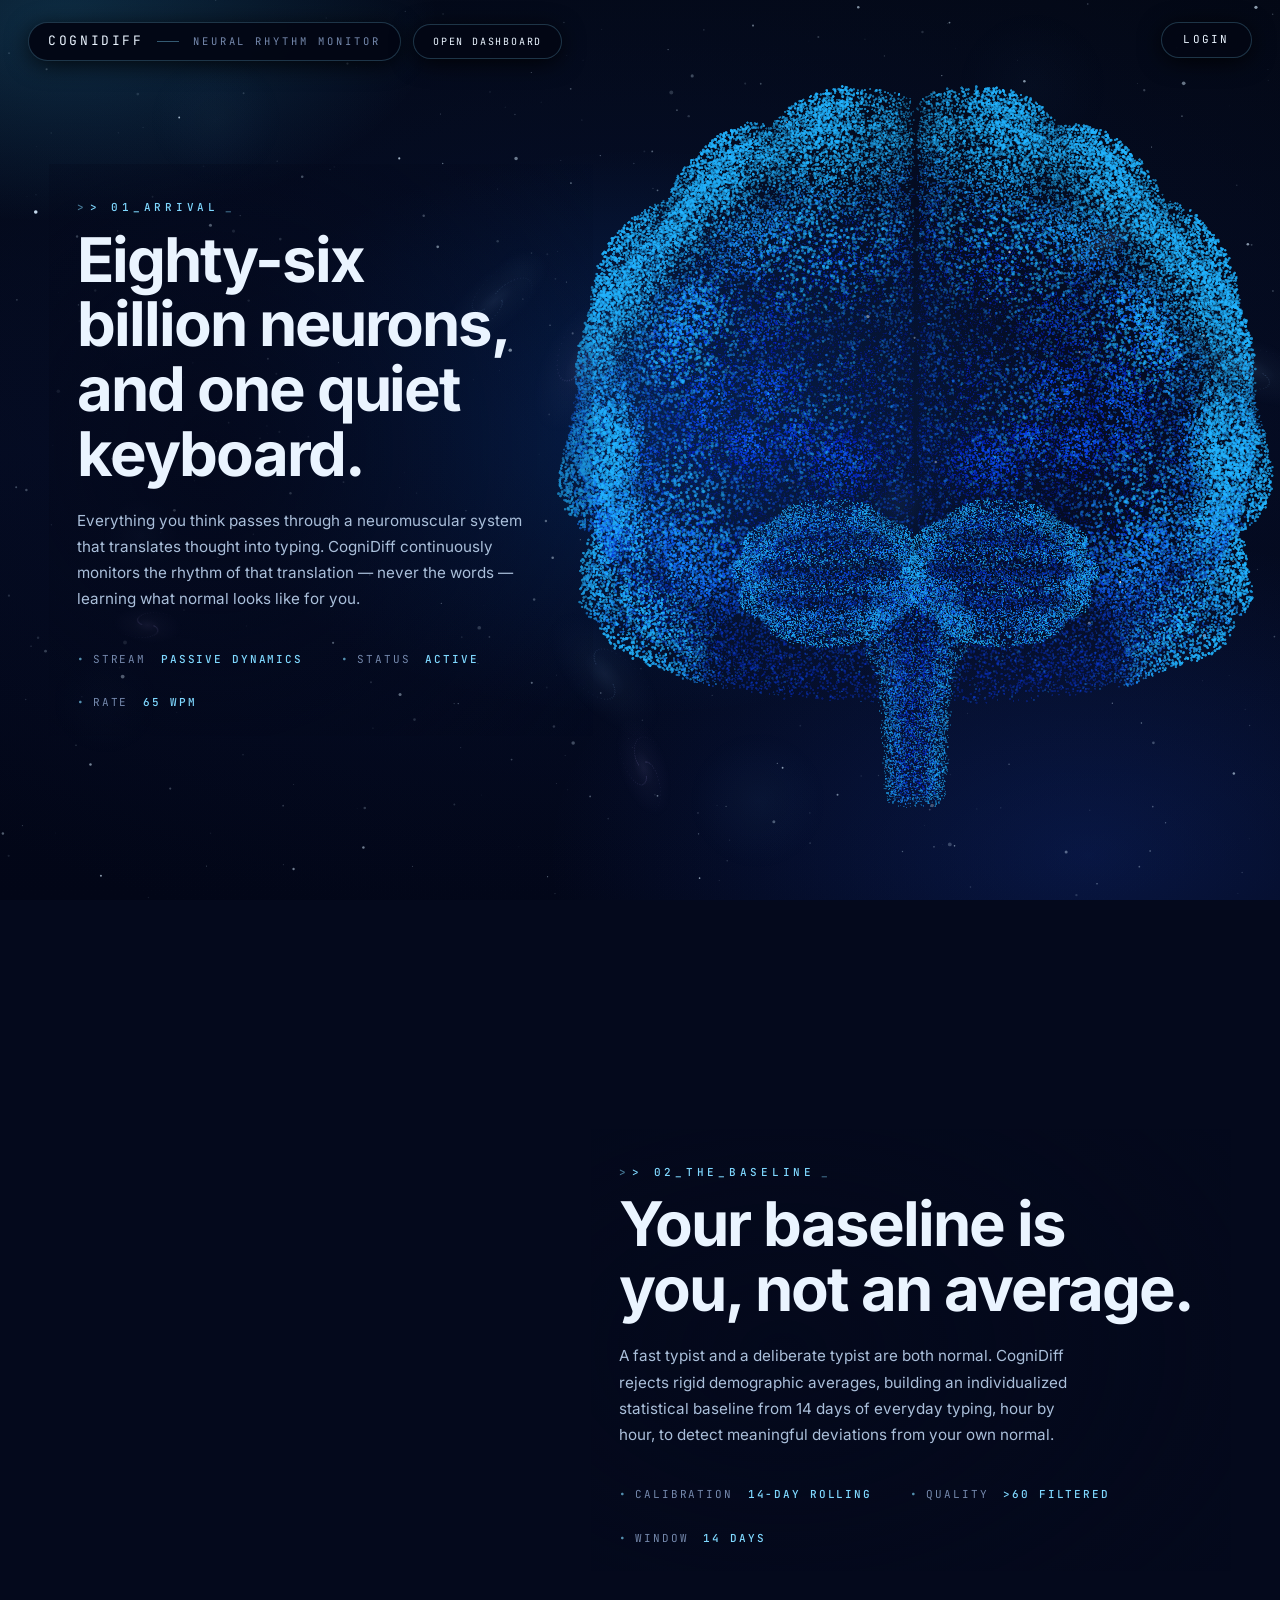
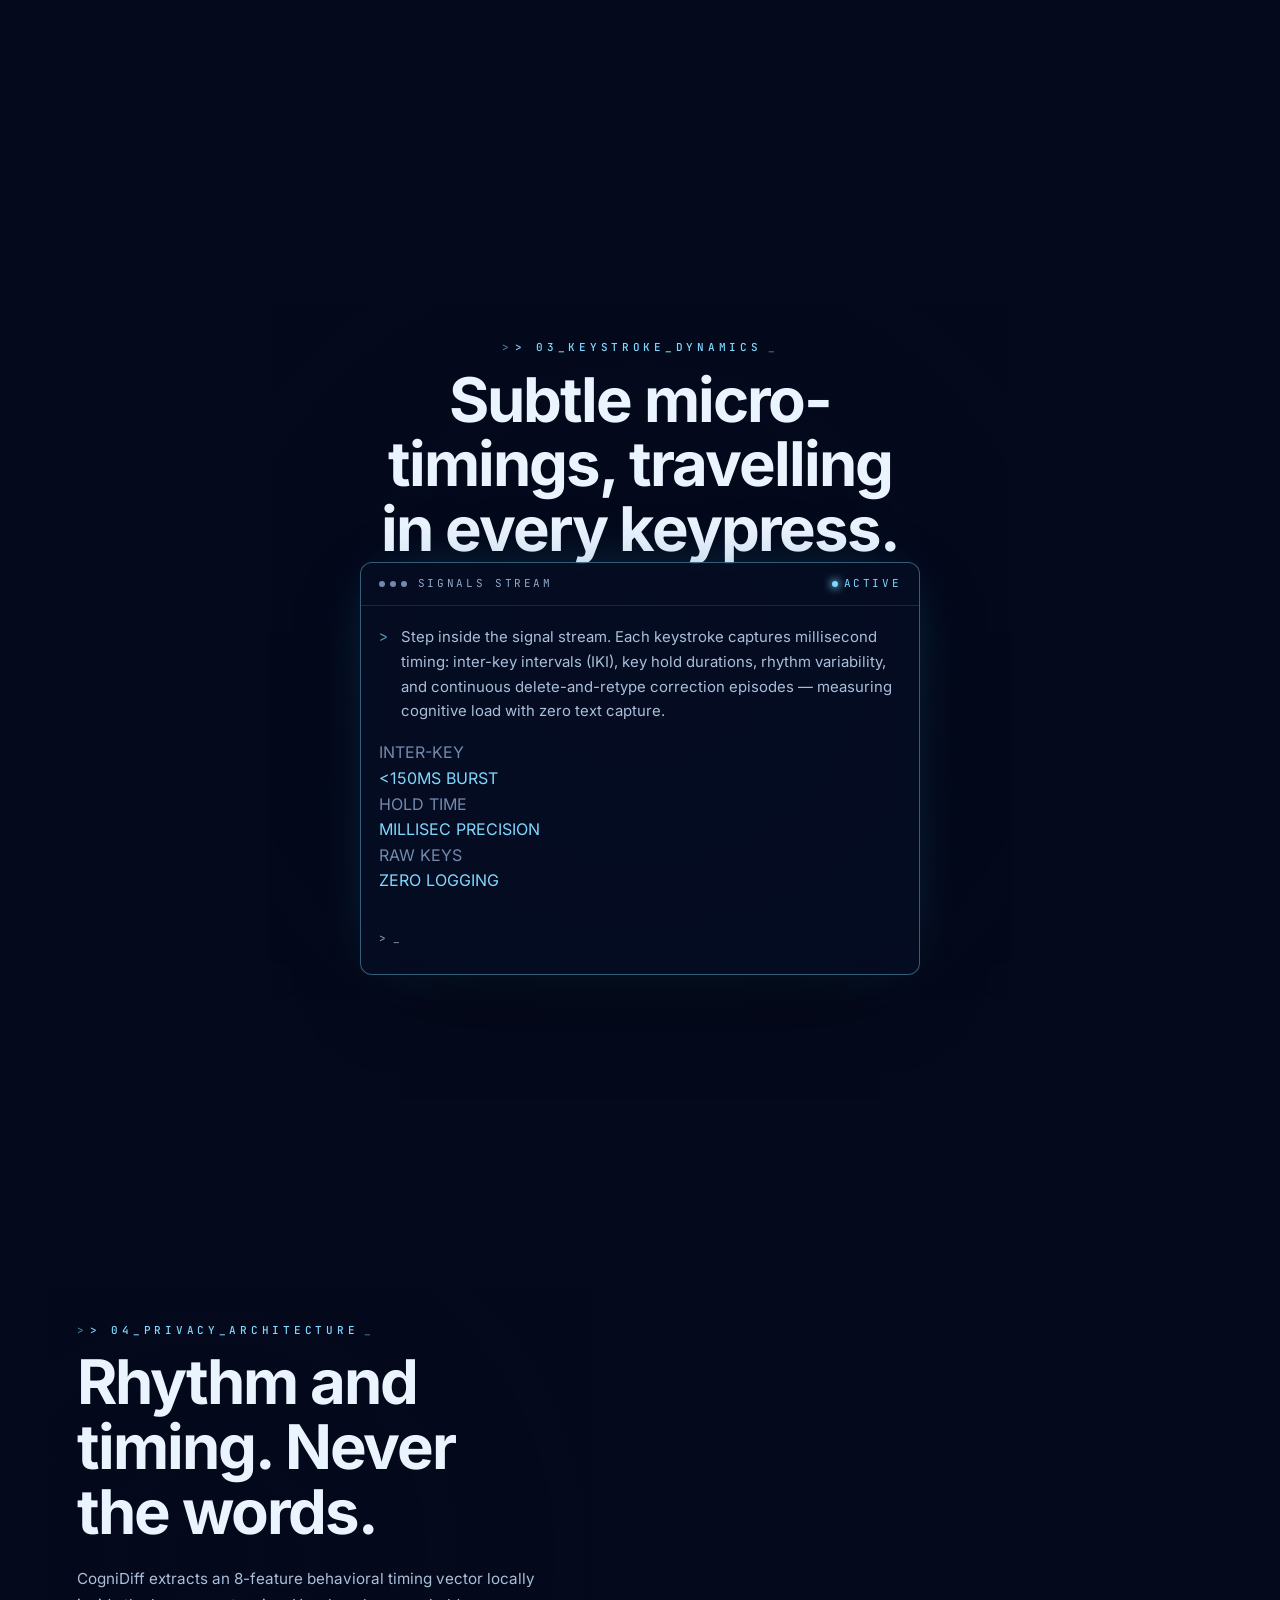
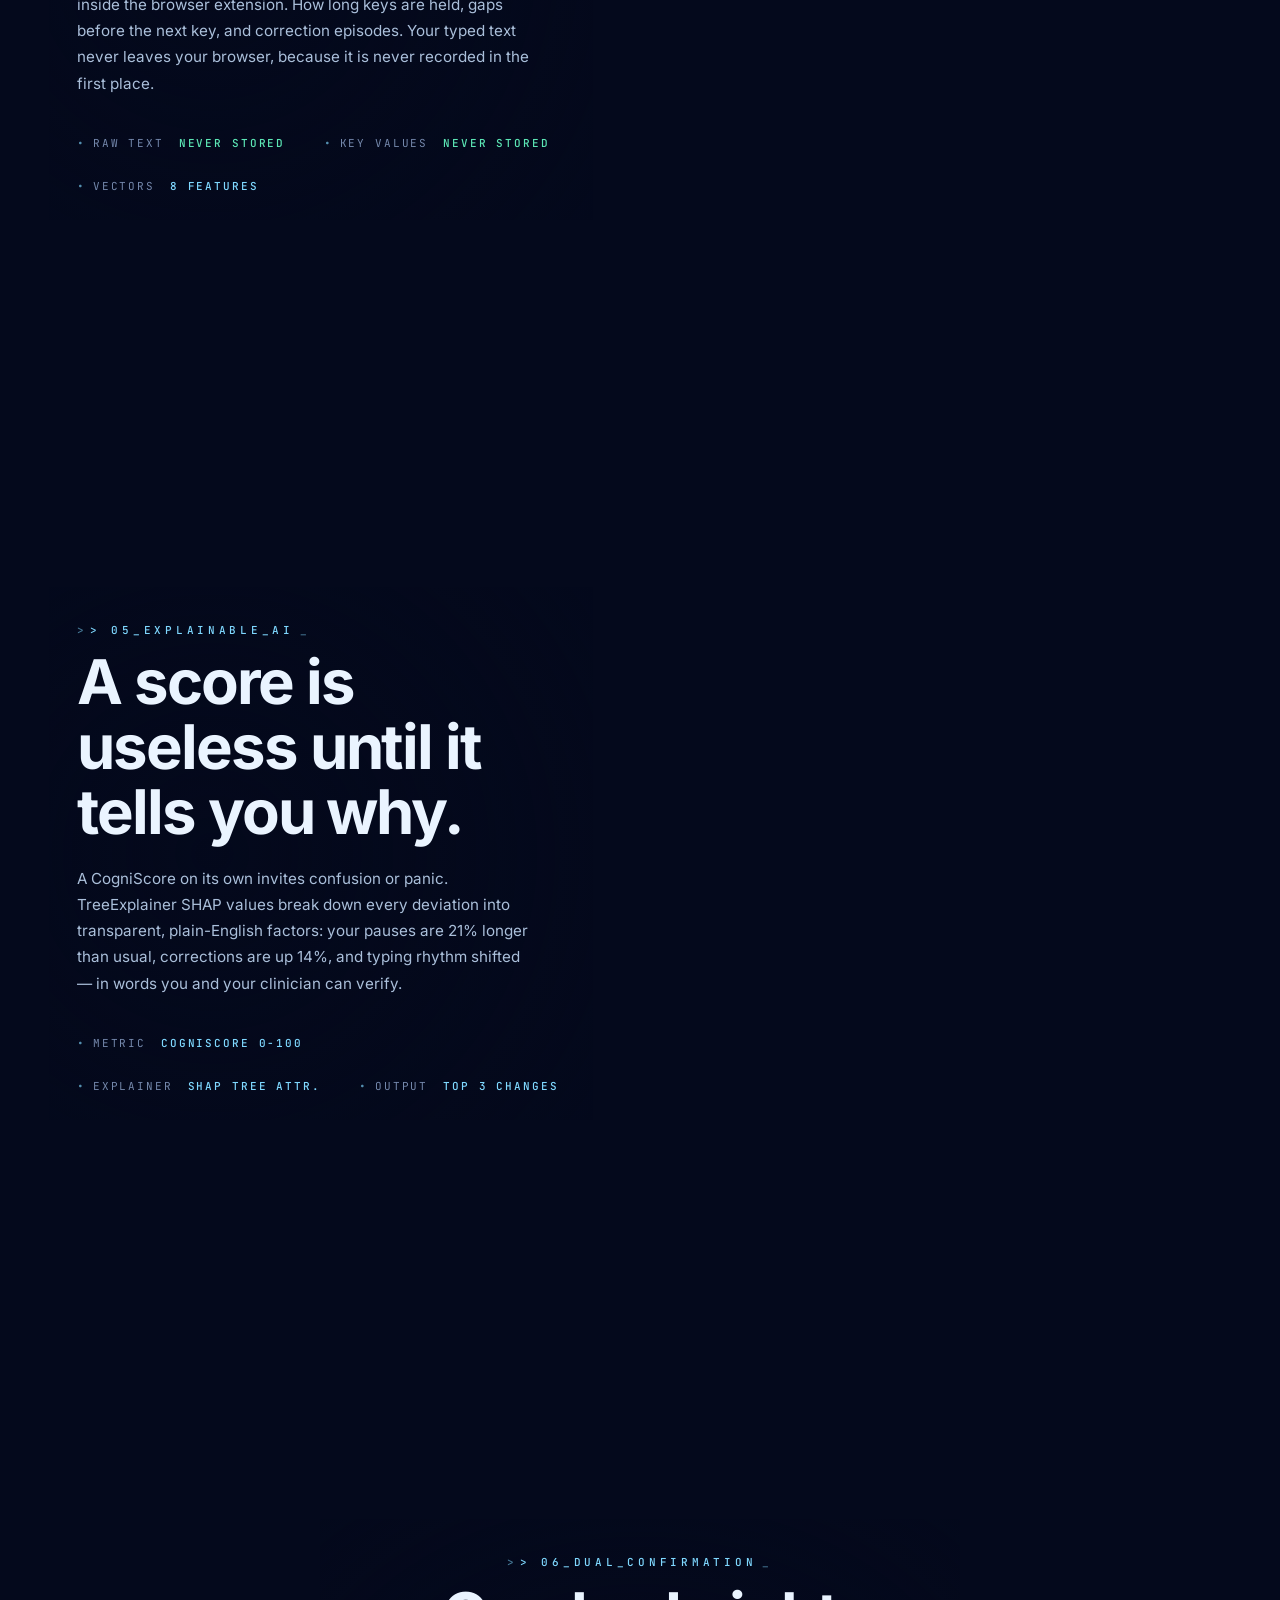
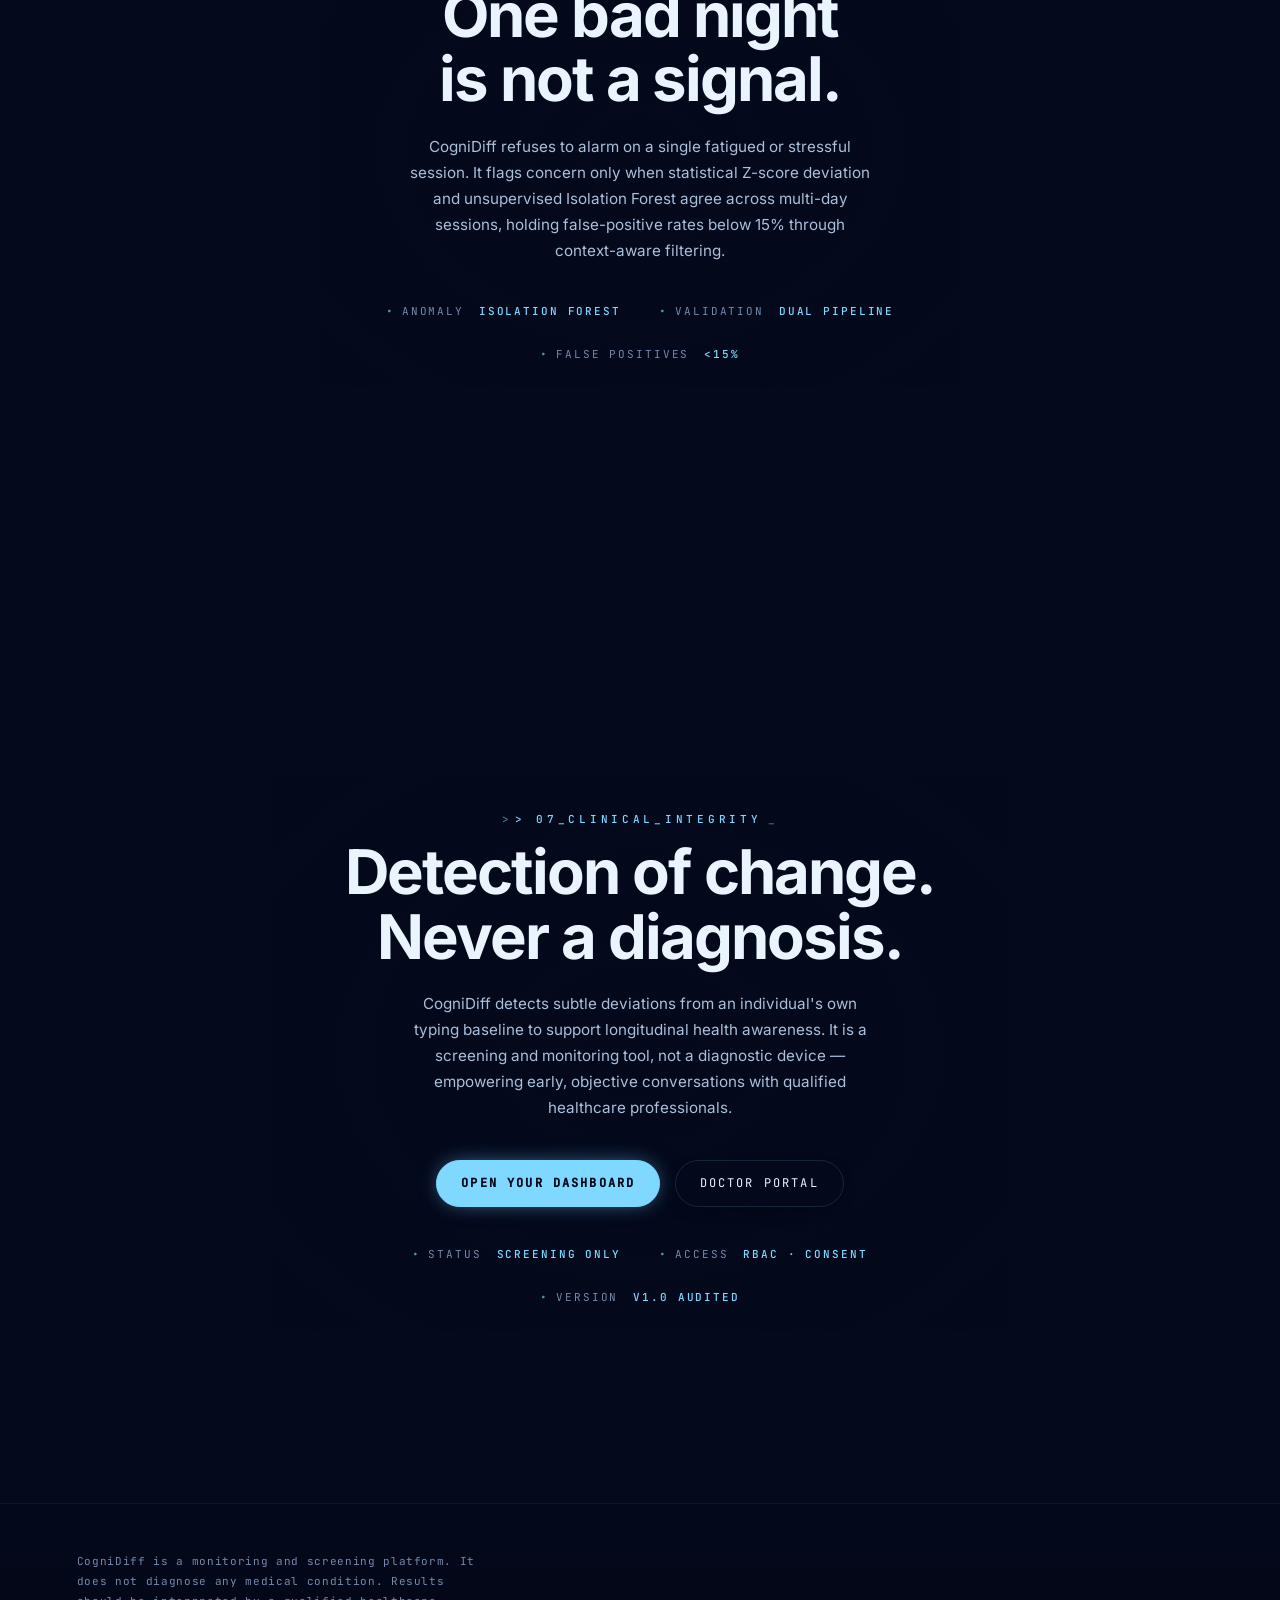
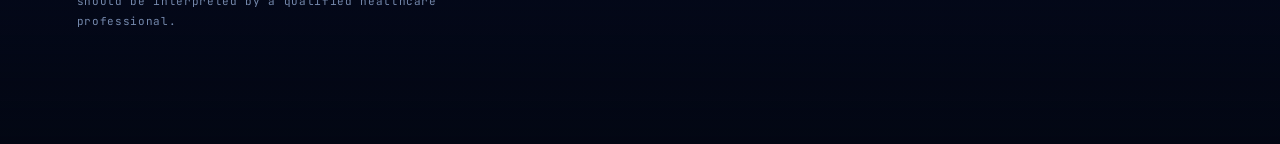
<file: frontend/index.html>
<!doctype html>
<html lang="en">
<head>
<meta charset="utf-8">
<meta name="viewport" content="width=device-width, initial-scale=1">
<title>CogniDiff · Privacy-Preserving Early Cognitive Change Detection</title>
<meta name="description" content="CogniDiff detects subtle neuromuscular timing deviation from your own typing baseline, privately and on your terms. A monitoring and screening platform, not a diagnostic device.">
<link rel="icon" href="assets/favicon.png">
<link rel="stylesheet" href="assets/neural.css?v=4">
<link rel="stylesheet" href="assets/landing.css?v=4">
<style>
/* Fixed Topbar HUD with protective dark backdrop boxes */
.topbar {
  position: fixed !important;
  z-index: 1000 !important;
  top: 22px !important;
  left: 28px !important;
  display: flex !important;
  align-items: center !important;
  gap: .75rem !important;
  pointer-events: auto !important;
}
.topbar__brand-box {
  display: inline-flex !important;
  align-items: center !important;
  gap: .85rem !important;
  padding: .52rem 1.2rem !important;
  background: #04091c !important;
  background: rgba(3, 7, 20, 0.96) !important;
  backdrop-filter: blur(16px) !important;
  -webkit-backdrop-filter: blur(16px) !important;
  border: 1px solid rgba(127, 216, 255, 0.22) !important;
  border-radius: 999px !important;
  box-shadow: 0 4px 24px -2px rgba(0, 0, 0, 0.9) !important;
}
.topbar__brand {
  font-family: var(--mono) !important;
  font-size: 13px !important;
  letter-spacing: .2em !important;
  text-transform: uppercase !important;
  color: var(--text) !important;
}
.topbar__sep {
  display: inline-block !important;
  width: 22px !important;
  height: 1px !important;
  background: var(--line-hot) !important;
}
.topbar__tag {
  font-family: var(--mono) !important;
  font-size: 10.5px !important;
  letter-spacing: .28em !important;
  color: var(--faint) !important;
}
.topbar__cta {
  margin-left: 0 !important;
  padding: .52rem 1.2rem !important;
  font-size: 10px !important;
  background: #04091c !important;
  background: rgba(3, 7, 20, 0.96) !important;
  backdrop-filter: blur(16px) !important;
  -webkit-backdrop-filter: blur(16px) !important;
  border: 1px solid rgba(127, 216, 255, 0.22) !important;
  border-radius: 999px !important;
  box-shadow: 0 4px 24px -2px rgba(0, 0, 0, 0.9) !important;
}
.topbar__cta:hover {
  background: rgba(26, 79, 208, 0.38) !important;
  border-color: var(--cyan) !important;
}

.hud-login {
  position: fixed !important;
  z-index: 1000 !important;
  top: 22px !important;
  right: 28px !important;
  display: inline-flex !important;
  align-items: center !important;
  justify-content: center !important;
  padding: .52rem 1.35rem !important;
  background: #04091c !important;
  background: rgba(3, 7, 20, 0.96) !important;
  backdrop-filter: blur(16px) !important;
  -webkit-backdrop-filter: blur(16px) !important;
  border: 1px solid rgba(127, 216, 255, 0.22) !important;
  border-radius: 999px !important;
  box-shadow: 0 4px 24px -2px rgba(0, 0, 0, 0.9) !important;
  font-family: var(--mono) !important;
  font-size: 11px !important;
  letter-spacing: .2em !important;
  text-transform: uppercase !important;
  color: var(--text) !important;
  text-decoration: none !important;
  cursor: pointer !important;
  transition: all .2s ease !important;
}
.hud-login:hover {
  background: rgba(26, 79, 208, 0.38) !important;
  border-color: var(--cyan) !important;
  color: #fff !important;
  box-shadow: 0 4px 28px rgba(0, 229, 255, 0.25) !important;
}

@media (max-width: 820px) {
  .topbar { top: 14px !important; left: 14px !important; gap: .5rem !important; }
  .topbar__brand-box { padding: .42rem .85rem !important; }
  .topbar__sep, .topbar__tag { display: none !important; }
  .topbar__cta { padding: .42rem .85rem !important; font-size: 10px !important; }
  .hud-login { top: 14px !important; right: 14px !important; padding: .42rem .95rem !important; font-size: 10px !important; }
}
</style>
</head>
<body class="landing">

<a class="skip-link" href="#state-1">Skip to content</a>

<div class="cosmos" aria-hidden="true"></div>
<canvas id="starfield" aria-hidden="true"></canvas>
<canvas id="brain" aria-hidden="true"></canvas>

<!-- The scan is decorative; this is what a screen reader gets instead. -->
<p class="sr-only">
  A three-dimensional particle rendering of a human brain rotates and zooms as
  you scroll through seven sections describing how CogniDiff works. The
  animation is decorative, all information is in the text below.
</p>

<!-- fixed HUD ---------------------------------------------------------- -->
<a class="hud-login" href="pages/login.html" aria-label="Sign in to CogniDiff">Login</a>

<nav class="topbar" aria-label="Primary">
  <div class="topbar__brand-box">
    <span class="topbar__brand">CogniDiff</span>
    <span class="topbar__sep" aria-hidden="true"></span>
    <span class="topbar__tag">NEURAL&nbsp;RHYTHM&nbsp;MONITOR</span>
  </div>
  <a class="btn topbar__cta" href="pages/login.html">Open dashboard</a>
</nav>

<main id="scroll">

  <!-- 01 ARRIVAL ------------------------------------------------------- -->
  <section class="state state--left" id="state-1" data-state="1">
    <div class="state__copy">
      <p class="tag">&gt;&nbsp;01_ARRIVAL</p>
      <h1 class="display">Eighty-six billion neurons, and one quiet keyboard.</h1>
      <p class="lede">
        Everything you think passes through a neuromuscular system that translates thought
        into typing. CogniDiff continuously monitors the rhythm of that translation — never
        the words — learning what normal looks like for you.
      </p>
      <ul class="telemetry">
        <li>STREAM <b>PASSIVE&nbsp;DYNAMICS</b></li>
        <li>STATUS <b data-live="status">MONITORING</b></li>
        <li>RATE <b data-live="rate">64&nbsp;WPM</b></li>
      </ul>
    </div>
  </section>

  <!-- 02 THE BASELINE -------------------------------------------------- -->
  <section class="state state--right" id="state-2" data-state="2">
    <div class="state__copy">
      <p class="tag">&gt;&nbsp;02_THE_BASELINE</p>
      <h2 class="display">Your baseline is you, not an average.</h2>
      <p class="lede">
        A fast typist and a deliberate typist are both normal. CogniDiff rejects rigid
        demographic averages, building an individualized statistical baseline from 14 days
        of everyday typing, hour by hour, to detect meaningful deviations from your own normal.
      </p>
      <ul class="telemetry">
        <li>CALIBRATION <b>14-DAY&nbsp;ROLLING</b></li>
        <li>QUALITY <b>&gt;60&nbsp;FILTERED</b></li>
        <li>WINDOW <b data-live="window">14&nbsp;DAYS</b></li>
      </ul>
    </div>
  </section>

  <!-- 03 SIGNALS, terminal card --------------------------------------- -->
  <section class="state state--center" id="state-3" data-state="3">
    <div class="state__copy state__copy--wide">
      <p class="tag">&gt;&nbsp;03_KEYSTROKE_DYNAMICS</p>
      <h2 class="display display--center">Subtle micro-timings, travelling in every keypress.</h2>

      <div class="terminal">
        <div class="terminal__bar">
          <span><span class="terminal__dots" aria-hidden="true"><i></i><i></i><i></i></span>SIGNALS&nbsp;STREAM</span>
          <span class="terminal__live">ACTIVE</span>
        </div>
        <div class="terminal__body">
          <p class="terminal__line">
            Step inside the signal stream. Each keystroke captures millisecond timing:
            inter-key intervals (IKI), key hold durations, rhythm variability, and
            continuous delete-and-retype correction episodes — measuring cognitive
            load with zero text capture.
          </p>
          <dl class="terminal__rows">
            <div><dt class="k">INTER-KEY</dt><dd class="v">&lt;150MS&nbsp;BURST</dd></div>
            <div><dt class="k">HOLD&nbsp;TIME</dt><dd class="v">MILLISEC&nbsp;PRECISION</dd></div>
            <div><dt class="k">RAW&nbsp;KEYS</dt><dd class="v">ZERO&nbsp;LOGGING</dd></div>
          </dl>
        </div>
        <p class="terminal__prompt">&gt;&nbsp;</p>
      </div>
    </div>
  </section>

  <!-- 04 THE NETWORK --------------------------------------------------- -->
  <section class="state state--left" id="state-4" data-state="4">
    <div class="state__copy">
      <p class="tag">&gt;&nbsp;04_PRIVACY_ARCHITECTURE</p>
      <h2 class="display">Rhythm and timing. Never the words.</h2>
      <p class="lede">
        CogniDiff extracts an 8-feature behavioral timing vector locally inside the browser
        extension. How long keys are held, gaps before the next key, and correction episodes.
        Your typed text never leaves your browser, because it is never recorded in the first place.
      </p>
      <ul class="telemetry">
        <li>RAW&nbsp;TEXT <b class="tel--ok">NEVER&nbsp;STORED</b></li>
        <li>KEY&nbsp;VALUES <b class="tel--ok">NEVER&nbsp;STORED</b></li>
        <li>VECTORS <b data-live="nodes">8&nbsp;FEATURES</b></li>
      </ul>
    </div>
  </section>

  <!-- 05 INSIGHT ------------------------------------------------------- -->
  <section class="state state--left" id="state-5" data-state="5">
    <div class="state__copy">
      <p class="tag">&gt;&nbsp;05_EXPLAINABLE_AI</p>
      <h2 class="display">A score is useless until it tells you why.</h2>
      <p class="lede">
        A CogniScore on its own invites confusion or panic. TreeExplainer SHAP values break down
        every deviation into transparent, plain-English factors: your pauses are 21% longer than
        usual, corrections are up 14%, and typing rhythm shifted — in words you and your clinician can verify.
      </p>
      <ul class="telemetry">
        <li>METRIC <b>COGNISCORE&nbsp;0-100</b></li>
        <li>EXPLAINER <b>SHAP&nbsp;TREE&nbsp;ATTR.</b></li>
        <li>OUTPUT <b data-live="output">TOP&nbsp;3&nbsp;CHANGES</b></li>
      </ul>
    </div>
  </section>

  <!-- 06 DUAL CONFIRMATION --------------------------------------------- -->
  <section class="state state--center" id="state-6" data-state="6">
    <div class="state__copy">
      <p class="tag">&gt;&nbsp;06_DUAL_CONFIRMATION</p>
      <h2 class="display display--center">One bad night is not a signal.</h2>
      <p class="lede lede--center">
        CogniDiff refuses to alarm on a single fatigued or stressful session. It flags concern
        only when statistical Z-score deviation and unsupervised Isolation Forest agree across
        multi-day sessions, holding false-positive rates below 15% through context-aware filtering.
      </p>
      <ul class="telemetry telemetry--center">
        <li>ANOMALY <b>ISOLATION&nbsp;FOREST</b></li>
        <li>VALIDATION <b>DUAL&nbsp;PIPELINE</b></li>
        <li>FALSE&nbsp;POSITIVES <b data-live="fp">&lt;15%</b></li>
      </ul>
    </div>
  </section>

  <!-- 07 SUMMARY ------------------------------------------------------- -->
  <section class="state state--center" id="state-7" data-state="7">
    <div class="state__copy state__copy--wide">
      <p class="tag">&gt;&nbsp;07_CLINICAL_INTEGRITY</p>
      <h2 class="display display--center">Detection of change. Never a diagnosis.</h2>
      <p class="lede lede--center">
        CogniDiff detects subtle deviations from an individual's own typing baseline to support
        longitudinal health awareness. It is a screening and monitoring tool, not a diagnostic
        device — empowering early, objective conversations with qualified healthcare professionals.
      </p>

      <div class="cta">
        <a class="btn btn--solid" href="pages/login.html">Open your dashboard</a>
        <a class="btn btn--ghost" href="pages/login.html?role=doctor">Doctor portal</a>
      </div>

      <ul class="telemetry telemetry--center">
        <li>STATUS <b>SCREENING&nbsp;ONLY</b></li>
        <li>ACCESS <b>RBAC&nbsp;&middot;&nbsp;CONSENT</b></li>
        <li>VERSION <b>v1.0&nbsp;AUDITED</b></li>
      </ul>
    </div>
  </section>

</main>

<footer class="landing-foot">
  <p>
    CogniDiff is a monitoring and screening platform. It does not diagnose any medical
    condition. Results should be interpreted by a qualified healthcare professional.
  </p>
</footer>

<script src="vendor/three.min.js"></script>
<script src="vendor/gsap.min.js"></script>
<script src="vendor/ScrollTrigger.min.js"></script>
<script src="assets/starfield.js"></script>
<script src="assets/cursor.js"></script>
<script src="assets/neural-brain.js"></script>
<script src="assets/landing.js"></script>
</body>
</html>
</file>
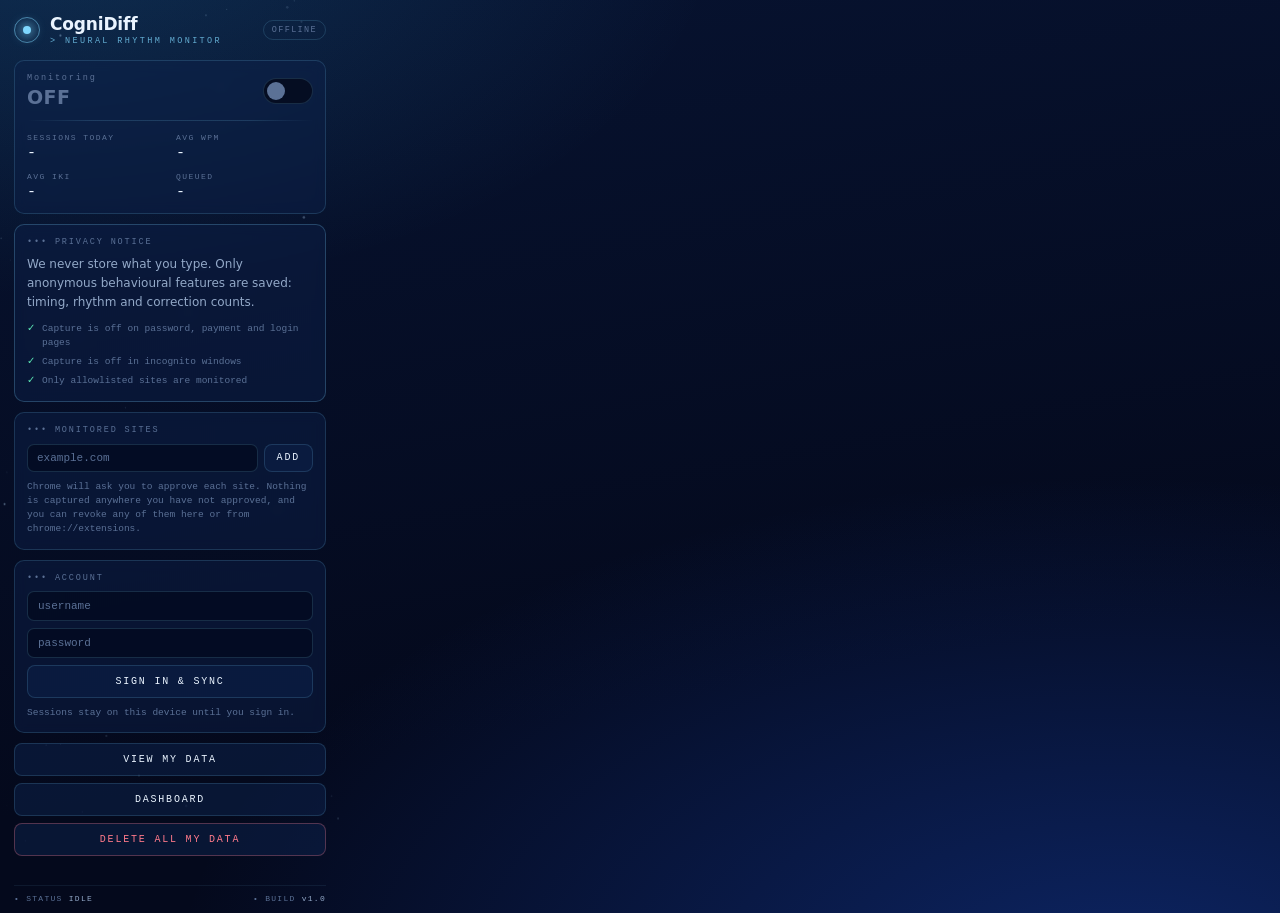
<file: extension/popup.html>
<!doctype html>
<html lang="en">
<head>
  <meta charset="utf-8">
  <title>CogniDiff</title>
  <link rel="stylesheet" href="popup.css">
</head>
<body>
  <canvas id="stars" aria-hidden="true"></canvas>

  <header class="hd">
    <div class="mark" aria-hidden="true">
      <span class="ring"></span><span class="dot"></span>
    </div>
    <div class="ttl">
      <h1>CogniDiff</h1>
      <p class="tag">&gt; NEURAL&nbsp;RHYTHM&nbsp;MONITOR</p>
    </div>
    <span id="linkState" class="pill pill-off" title="Backend link status">OFFLINE</span>
  </header>

  <section class="panel">
    <div class="row row-toggle">
      <div>
        <p class="lbl">Monitoring</p>
        <p id="toggleState" class="val val-off">OFF</p>
      </div>
      <label class="switch">
        <input type="checkbox" id="toggle" aria-describedby="privacy">
        <span class="track" aria-hidden="true"><span class="knob"></span></span>
        <span class="sr">Enable keystroke rhythm monitoring</span>
      </label>
    </div>

    <div class="bar" aria-hidden="true"></div>

    <dl class="stats">
      <div><dt>SESSIONS&nbsp;TODAY</dt><dd id="sToday">-</dd></div>
      <div><dt>AVG&nbsp;WPM</dt><dd id="sWpm">-</dd></div>
      <div><dt>AVG&nbsp;IKI</dt><dd id="sIki">-</dd></div>
      <div><dt>QUEUED</dt><dd id="sQueue">-</dd></div>
    </dl>
  </section>

  <section class="panel notice" id="privacy">
    <p class="hdr">&bull;&bull;&bull; PRIVACY NOTICE</p>
    <p class="body">
      We never store what you type. Only anonymous behavioural features are saved: timing, rhythm and correction counts.
    </p>
    <ul class="checks">
      <li>Capture is off on password, payment and login pages</li>
      <li>Capture is off in incognito windows</li>
      <li>Only allowlisted sites are monitored</li>
    </ul>
  </section>

  <section class="panel">
    <p class="hdr">&bull;&bull;&bull; MONITORED SITES</p>

    <div id="currentSite" class="cursite" hidden>
      <p class="cursite-host" id="curHost"></p>
      <button type="button" id="enableHere" class="btn">MONITOR THIS SITE</button>
    </div>

    <ul id="allowlist" class="allow"></ul>

    <form id="addForm" class="add">
      <label class="sr" for="newSite">Add a site by name</label>
      <input id="newSite" type="text" placeholder="example.com" autocomplete="off" spellcheck="false">
      <button type="submit" class="btn btn-ghost">ADD</button>
    </form>
    <p class="acct-note">
      Chrome will ask you to approve each site. Nothing is captured anywhere you
      have not approved, and you can revoke any of them here or from
      chrome://extensions.
    </p>
  </section>

  <section class="panel" id="accountPanel">
    <p class="hdr">&bull;&bull;&bull; ACCOUNT</p>
    <div id="signedOut">
      <form id="loginForm" class="acct">
        <label class="sr" for="acctUser">Username</label>
        <input id="acctUser" type="text" placeholder="username" autocomplete="username" spellcheck="false">
        <label class="sr" for="acctPass">Password</label>
        <input id="acctPass" type="password" placeholder="password" autocomplete="current-password">
        <button type="submit" class="btn">SIGN IN &amp; SYNC</button>
      </form>
      <p class="acct-note">Sessions stay on this device until you sign in.</p>
    </div>
    <div id="signedIn" hidden>
      <p class="acct-who">Signed in as <b id="acctName"></b></p>
      <button type="button" id="signOutBtn" class="btn btn-ghost">SIGN OUT</button>
    </div>
  </section>

  <div class="actions">
    <button id="viewData" class="btn">VIEW MY DATA</button>
    <button id="openDash" class="btn">DASHBOARD</button>
    <button id="deleteData" class="btn btn-danger">DELETE ALL MY DATA</button>
  </div>

  <p id="status" class="status" role="status" aria-live="polite"></p>

  <pre id="dump" class="dump" hidden></pre>

  <footer class="ft">
    <span>&bull; STATUS <b id="ftState">IDLE</b></span>
    <span>&bull; BUILD <b>v1.0</b></span>
  </footer>

  <script src="popup.js"></script>
</body>
</html>
</file>
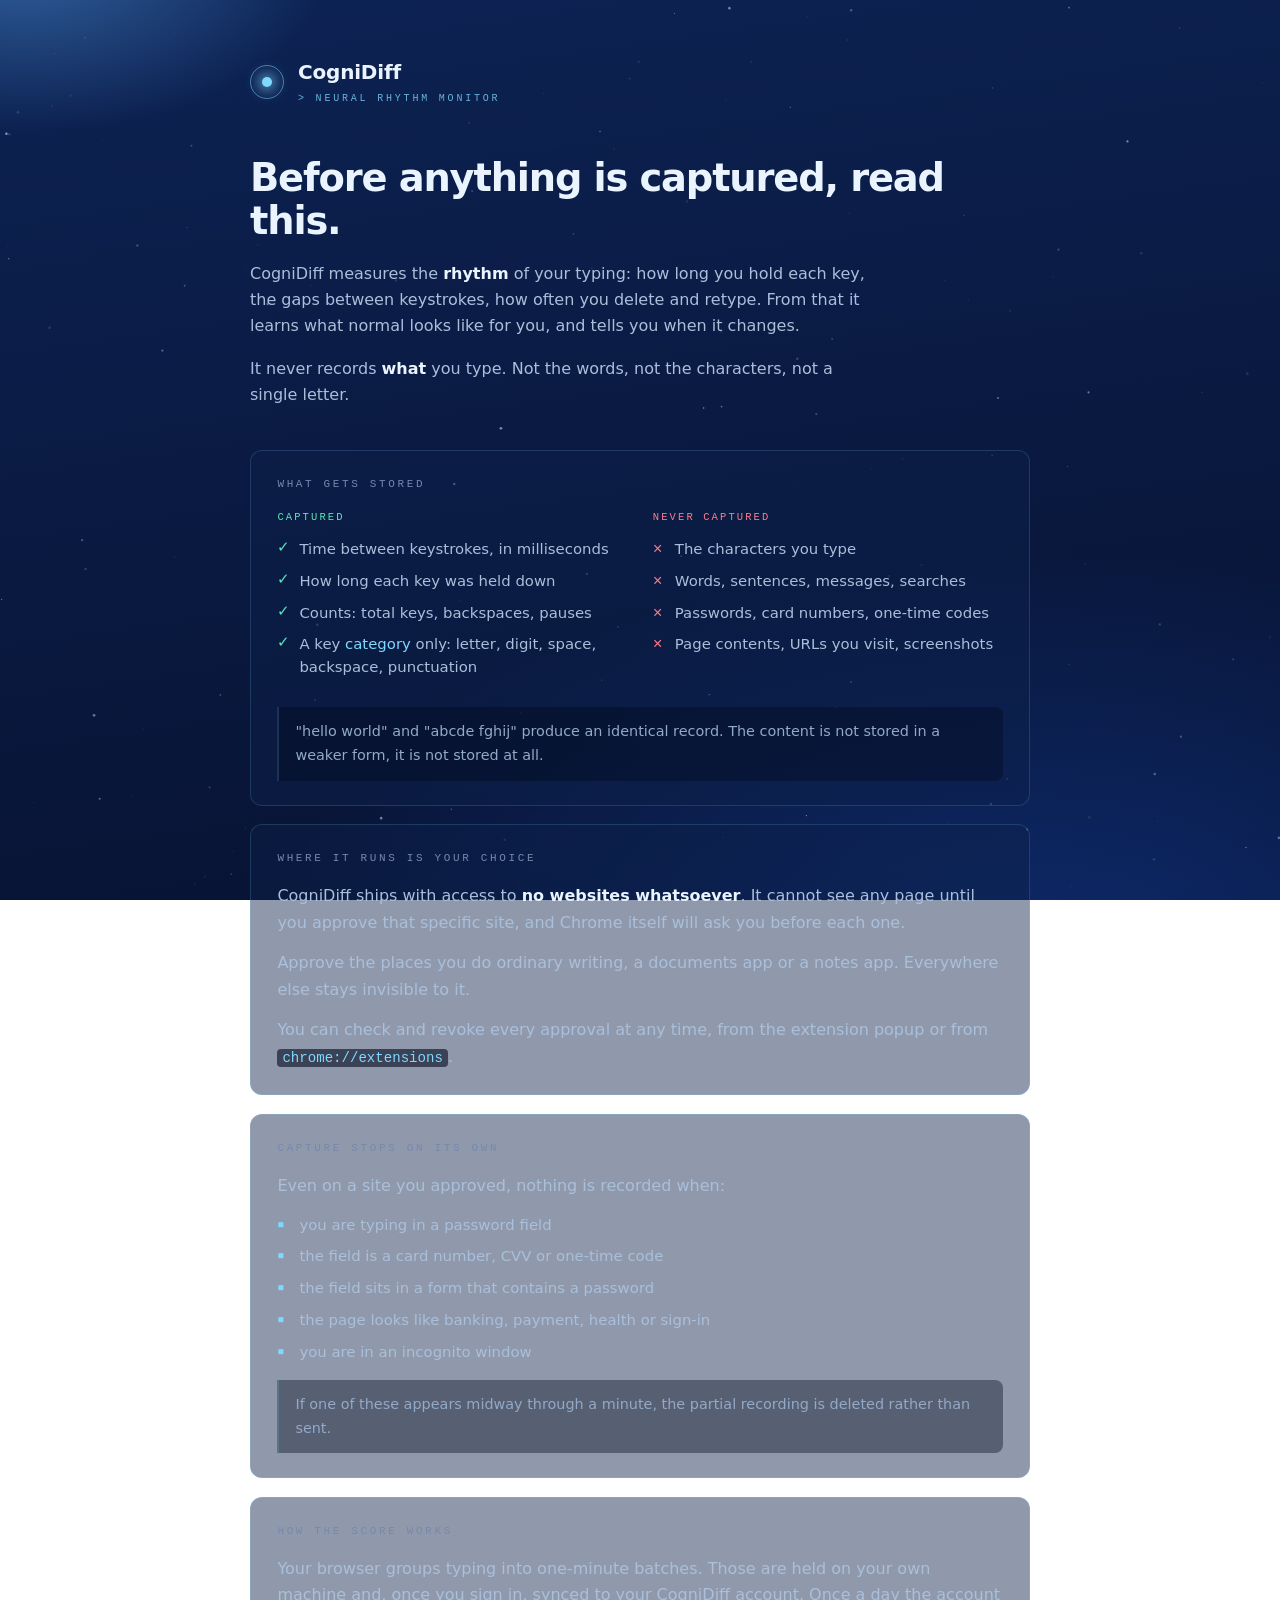
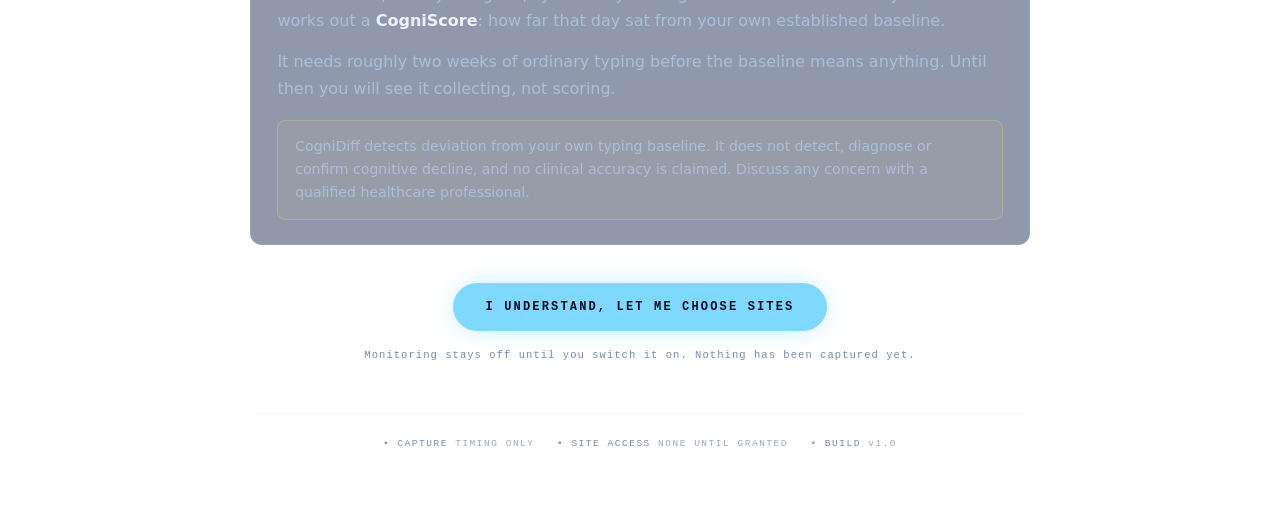
<file: extension/welcome.html>
<!doctype html>
<html lang="en">
<head>
<meta charset="utf-8">
<title>CogniDiff · Before you start</title>
<link rel="stylesheet" href="welcome.css">
</head>
<body>

<canvas id="stars" aria-hidden="true"></canvas>

<main class="wrap">

  <header class="head">
    <span class="mark" aria-hidden="true"></span>
    <div>
      <h1>CogniDiff</h1>
      <p class="tag">&gt; NEURAL&nbsp;RHYTHM&nbsp;MONITOR</p>
    </div>
  </header>

  <section class="lead">
    <h2>Before anything is captured, read this.</h2>
    <p>
      CogniDiff measures the <b>rhythm</b> of your typing: how long you hold each
      key, the gaps between keystrokes, how often you delete and retype. From
      that it learns what normal looks like for you, and tells you when it
      changes.
    </p>
    <p>
      It never records <b>what</b> you type. Not the words, not the characters,
      not a single letter.
    </p>
  </section>

  <section class="panel">
    <h3>What gets stored</h3>
    <div class="cols">
      <div>
        <p class="col-h col-h--yes">Captured</p>
        <ul class="list list--yes">
          <li>Time between keystrokes, in milliseconds</li>
          <li>How long each key was held down</li>
          <li>Counts: total keys, backspaces, pauses</li>
          <li>A key <em>category</em> only: letter, digit, space, backspace, punctuation</li>
        </ul>
      </div>
      <div>
        <p class="col-h col-h--no">Never captured</p>
        <ul class="list list--no">
          <li>The characters you type</li>
          <li>Words, sentences, messages, searches</li>
          <li>Passwords, card numbers, one-time codes</li>
          <li>Page contents, URLs you visit, screenshots</li>
        </ul>
      </div>
    </div>
    <p class="note">
      "hello world" and "abcde fghij" produce an identical record. The content is
      not stored in a weaker form, it is not stored at all.
    </p>
  </section>

  <section class="panel">
    <h3>Where it runs is your choice</h3>
    <p>
      CogniDiff ships with access to <b>no websites whatsoever</b>. It cannot see
      any page until you approve that specific site, and Chrome itself will ask
      you before each one.
    </p>
    <p>
      Approve the places you do ordinary writing, a documents app or a notes app.
      Everywhere else stays invisible to it.
    </p>
    <p>
      You can check and revoke every approval at any time, from the extension
      popup or from <code>chrome://extensions</code>.
    </p>
  </section>

  <section class="panel">
    <h3>Capture stops on its own</h3>
    <p>Even on a site you approved, nothing is recorded when:</p>
    <ul class="list list--stop">
      <li>you are typing in a password field</li>
      <li>the field is a card number, CVV or one-time code</li>
      <li>the field sits in a form that contains a password</li>
      <li>the page looks like banking, payment, health or sign-in</li>
      <li>you are in an incognito window</li>
    </ul>
    <p class="note">
      If one of these appears midway through a minute, the partial recording is
      deleted rather than sent.
    </p>
  </section>

  <section class="panel">
    <h3>How the score works</h3>
    <p>
      Your browser groups typing into one-minute batches. Those are held on your
      own machine and, once you sign in, synced to your CogniDiff account. Once a
      day the account works out a <b>CogniScore</b>: how far that day sat from
      your own established baseline.
    </p>
    <p>
      It needs roughly two weeks of ordinary typing before the baseline means
      anything. Until then you will see it collecting, not scoring.
    </p>
    <p class="disclaim">
      CogniDiff detects deviation from your own typing baseline. It does not
      detect, diagnose or confirm cognitive decline, and no clinical accuracy is
      claimed. Discuss any concern with a qualified healthcare professional.
    </p>
  </section>

  <section class="cta">
    <button class="btn btn-solid" id="accept">I understand, let me choose sites</button>
    <p class="cta-note">
      Monitoring stays off until you switch it on. Nothing has been captured yet.
    </p>
  </section>

  <footer class="foot">
    <span>&bull; CAPTURE <b>TIMING ONLY</b></span>
    <span>&bull; SITE ACCESS <b>NONE UNTIL GRANTED</b></span>
    <span>&bull; BUILD <b>v1.0</b></span>
  </footer>

</main>

<script src="welcome.js"></script>
</body>
</html>
</file>
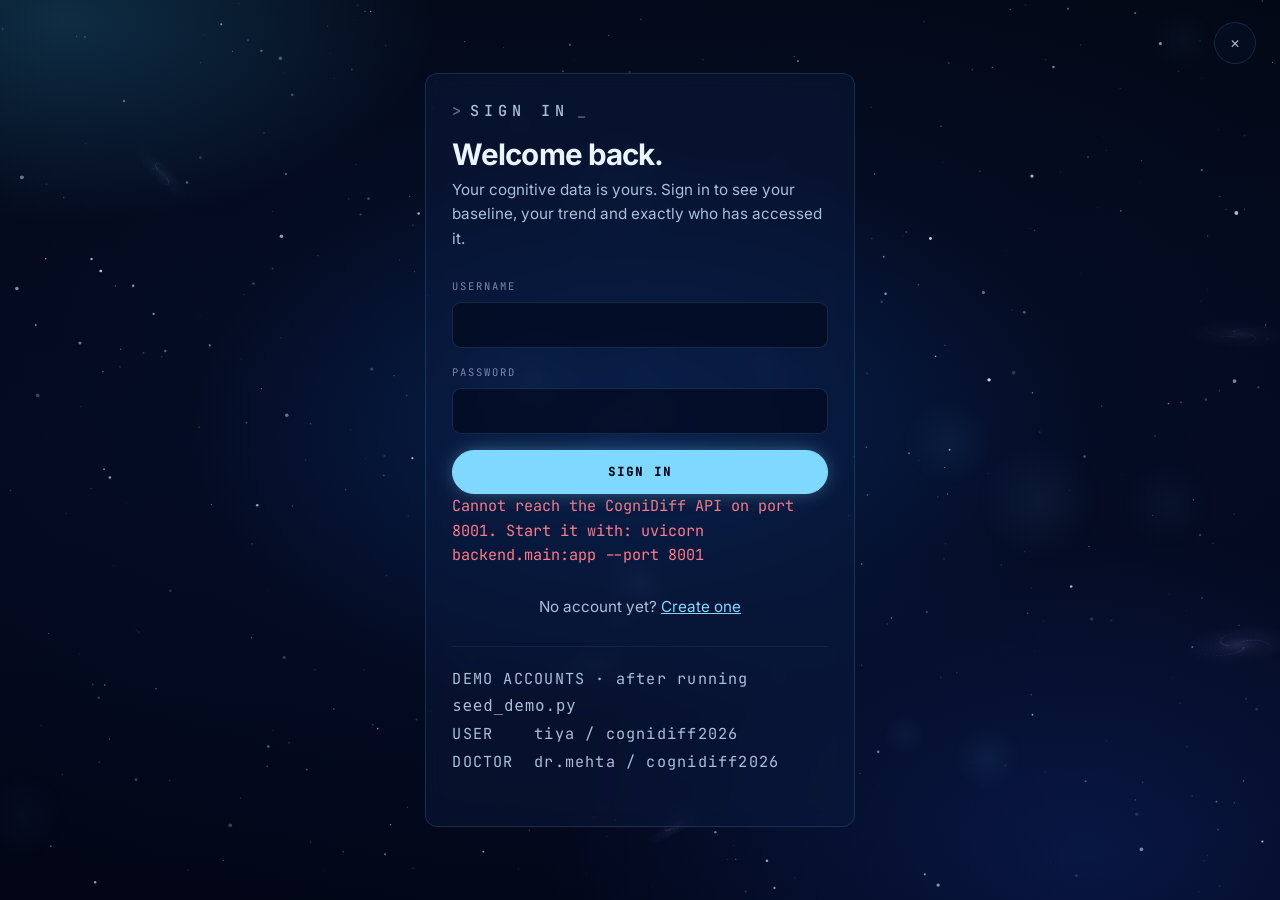
<file: frontend/pages/dashboard.html>
<!doctype html>
<html lang="en">
<head>
<meta charset="utf-8">
<meta name="viewport" content="width=device-width, initial-scale=1">
<title>Dashboard · CogniDiff</title>
<link rel="icon" href="../assets/favicon.png">
<link rel="stylesheet" href="../assets/neural.css">
<link rel="stylesheet" href="../assets/app.css">
</head>
<body>

<a class="skip-link" href="#main">Skip to dashboard content</a>
<div class="cosmos" aria-hidden="true"></div>
<canvas id="starfield" aria-hidden="true"></canvas>

<header class="appbar">
  <span class="appbar__mark" aria-hidden="true">C</span>
  <span>
    <span class="appbar__title">CogniDiff</span><br>
    <span class="appbar__tag">NEURAL&nbsp;RHYTHM&nbsp;MONITOR</span>
  </span>
  <nav aria-label="Main">
    <a href="dashboard.html" aria-current="page">Dashboard</a>
    <a href="tasks.html">Assessment</a>
    <a href="doctor.html">Report</a>
    <a href="../index.html">About</a>
    <button type="button" id="signOut">Sign out</button>
  </nav>
</header>

<main class="shell page" id="main">

  <div class="page-head">
    <p class="tag">COGNISCORE</p>
    <h1 id="greeting">Your baseline, today.</h1>
    <p id="subhead">Loading your monitoring data…</p>
  </div>

  <!-- alert banner ---------------------------------------------------- -->
  <div id="alertBanner" class="banner banner--grey" role="status">
    <span class="banner__icon" id="alertIcon" aria-hidden="true">…</span>
    <div class="banner__body">
      <p class="banner__label" id="alertLabel">Loading</p>
      <p class="banner__text" id="alertText">Fetching your latest reading.</p>
    </div>
  </div>

  <!-- recalibration / drift notice ------------------------------------ -->
  <div id="driftBanner" class="banner banner--blue" role="status" hidden style="margin-top:1rem">
    <span class="banner__icon" aria-hidden="true">↻</span>
    <div class="banner__body">
      <p class="banner__label">Baseline</p>
      <p class="banner__text" id="driftText"></p>
    </div>
  </div>

  <!-- score ------------------------------------------------------------ -->
  <section class="card" style="margin-top:1.15rem" aria-labelledby="scoreHd">
    <h2 id="scoreHd">Today's reading</h2>
    <div class="score">
      <div class="ring">
        <svg viewBox="0 0 120 120" role="img" aria-labelledby="ringTitle ringDesc">
          <title id="ringTitle">CogniScore</title>
          <desc id="ringDesc">A ring showing today's CogniScore out of 100.</desc>
          <circle class="ring__track" cx="60" cy="60" r="52"></circle>
          <circle class="ring__value" id="ringValue" cx="60" cy="60" r="52"
                  stroke-dasharray="0 327" ></circle>
        </svg>
        <div class="ring__inner">
          <p class="ring__num" id="scoreNum">-</p>
          <p class="ring__of">OUT OF 100</p>
          <p class="ring__conf"><span class="badge badge--grey" id="confBadge">
            <span class="badge__dot" aria-hidden="true"></span><span id="confText">CONFIDENCE ,</span>
          </span></p>
        </div>
      </div>

      <div class="score__side">
        <p id="scoreExplain" style="margin:0;color:var(--text-dim)">
          100 means today matches your own baseline exactly. This is never
          compared against anybody else.
        </p>
        <dl>
          <div><dt>Raw score</dt><dd id="mRaw">-</dd></div>
          <div><dt>Context adjusted</dt><dd id="mAdj">-</dd></div>
          <div><dt>Task blend</dt><dd id="mBlend">-</dd></div>
          <div><dt>Deviation</dt><dd id="mDev">-</dd></div>
          <div><dt>Tomorrow (LSTM)</dt><dd id="mPredict">-</dd></div>
          <div><dt>Model agreement</dt><dd id="mAgree">-</dd></div>
        </dl>
      </div>
    </div>
    <p class="card__foot" id="versionFoot"></p>
  </section>

  <!-- trends ------------------------------------------------------------ -->
  <div class="grid grid--2" style="margin-top:1.15rem">
    <section class="card" aria-labelledby="hd7">
      <h2 id="hd7">7-day trend</h2>
      <div class="chart-wrap"><canvas id="chart7"></canvas></div>
      <p class="sr-only" id="chart7Summary">Loading trend summary.</p>
    </section>
    <section class="card" aria-labelledby="hd30">
      <h2 id="hd30">30-day trend</h2>
      <div class="chart-wrap"><canvas id="chart30"></canvas></div>
      <p class="sr-only" id="chart30Summary">Loading trend summary.</p>
    </section>
  </div>

  <!-- explanation + summary --------------------------------------------- -->
  <div class="grid grid--2" style="margin-top:1.15rem">
    <section class="card" aria-labelledby="hdChanges">
      <h2 id="hdChanges">What changed &middot; top 3</h2>
      <ul class="changes" id="changes">
        <li class="empty">Waiting for enough data.</li>
      </ul>
      <p class="card__foot" id="changesMethod"></p>
    </section>

    <section class="card" aria-labelledby="hdSummary">
      <h2 id="hdSummary">Your daily summary</h2>
      <p class="summary-text" id="summaryText">Generating…</p>
      <p class="summary-src" id="summarySrc"></p>
      <p style="margin-top:1.1rem">
        <button class="btn btn--ghost" id="refreshSummary" type="button">Regenerate</button>
      </p>
    </section>
  </div>

  <!-- data quality ------------------------------------------------------ -->
  <section class="card" style="margin-top:1.15rem" aria-labelledby="hdQuality">
    <h2 id="hdQuality">Data quality</h2>
    <div class="statgrid">
      <div class="stat"><p class="stat__k">Sessions analysed</p><p class="stat__v" id="qAnalysed">-</p></div>
      <div class="stat"><p class="stat__k">Excluded on quality</p><p class="stat__v" id="qExcluded">-</p></div>
      <div class="stat"><p class="stat__k">Exclusion rate</p><p class="stat__v" id="qRate">-</p></div>
      <div class="stat"><p class="stat__k">Baseline sessions</p><p class="stat__v" id="qBaseline">-</p></div>
    </div>
    <div class="scroll-x" style="margin-top:1.2rem">
      <table class="data">
        <caption>Why sessions were excluded</caption>
        <thead><tr><th>Reason</th><th>Meaning</th><th class="num">Count</th></tr></thead>
        <tbody id="qReasons"><tr><td colspan="3" class="empty">No exclusions recorded.</td></tr></tbody>
      </table>
    </div>
  </section>

  <!-- context ----------------------------------------------------------- -->
  <section class="card" style="margin-top:1.15rem" aria-labelledby="hdContext">
    <h2 id="hdContext">Today's context <span style="text-transform:none;letter-spacing:0;color:var(--muted)">, optional</span></h2>
    <p style="margin:0 0 1.2rem;color:var(--text-dim);font-size:.93rem">
      Sleep, stress and illness all move typing without anything cognitive changing.
      Telling us softens today's reading instead of letting it look like a decline.
    </p>
    <form id="contextForm">
      <fieldset style="border:0;padding:0;margin:0 0 1.1rem">
        <legend style="font-family:var(--mono);font-size:9.5px;letter-spacing:.18em;text-transform:uppercase;color:var(--faint);padding:0">Sleep quality</legend>
        <div class="radios" style="margin-top:.5rem" id="sleepRadios"></div>
      </fieldset>
      <fieldset style="border:0;padding:0;margin:0 0 1.1rem">
        <legend style="font-family:var(--mono);font-size:9.5px;letter-spacing:.18em;text-transform:uppercase;color:var(--faint);padding:0">Stress level</legend>
        <div class="radios" style="margin-top:.5rem" id="stressRadios"></div>
      </fieldset>
      <div class="radios" style="margin-bottom:1.2rem">
        <label><input type="checkbox" id="ctxUnwell"> Feeling unwell</label>
        <label><input type="checkbox" id="ctxDevice"> New keyboard or device</label>
      </div>
      <button class="btn" type="submit">Save today's context</button>
      <p class="toast" id="contextToast" role="status" aria-live="polite"></p>
    </form>
  </section>

  <!-- access control ---------------------------------------------------- -->
  <div class="grid grid--2" style="margin-top:1.15rem">
    <section class="card" aria-labelledby="hdAccess">
      <h2 id="hdAccess">Manage access</h2>
      <p style="margin:0 0 1.1rem;color:var(--text-dim);font-size:.93rem">
        A clinician can only open your report while you have granted them access.
        Revoking takes effect on their very next request, there is no grace period.
      </p>
      <form id="grantForm" style="display:flex;gap:.5rem;flex-wrap:wrap;margin-bottom:1.1rem">
        <label class="sr-only" for="doctorUser">Doctor username</label>
        <input id="doctorUser" type="text" placeholder="doctor username" spellcheck="false"
               style="flex:1;min-width:160px;padding:.65rem .85rem;background:rgba(4,9,28,.68);border:1px solid var(--line);border-radius:9px;color:var(--text);font:inherit">
        <button class="btn btn--ghost" type="submit">Grant</button>
      </form>
      <table class="data">
        <caption>Who has access</caption>
        <thead><tr><th>Clinician</th><th>Granted</th><th>Status</th><th></th></tr></thead>
        <tbody id="grantRows"><tr><td colspan="4" class="empty">Nobody has access to your data.</td></tr></tbody>
      </table>
      <p class="toast" id="grantToast" role="status" aria-live="polite"></p>
    </section>

    <section class="card" aria-labelledby="hdAudit">
      <h2 id="hdAudit">Access log</h2>
      <p style="margin:0 0 1.1rem;color:var(--text-dim);font-size:.93rem">
        Every action taken on your data, by anyone, including you.
      </p>
      <div class="scroll-x" style="max-height:320px;overflow-y:auto">
        <table class="data">
          <thead><tr><th>When</th><th>Who</th><th>Action</th><th>Result</th></tr></thead>
          <tbody id="auditRows"><tr><td colspan="4" class="empty">No entries yet.</td></tr></tbody>
        </table>
      </div>
    </section>
  </div>

  <!-- actions ------------------------------------------------------------ -->
  <section class="card" style="margin-top:1.15rem" aria-labelledby="hdActions">
    <h2 id="hdActions">Actions</h2>
    <div style="display:flex;flex-wrap:wrap;gap:.6rem">
      <a class="btn" href="doctor.html">Generate doctor report</a>
      <a class="btn" href="tasks.html">Task assessment</a>
      <button class="btn btn--ghost" type="button" id="btnFit">Rebuild my baseline</button>
      <button class="btn btn--ghost" type="button" id="btnExport">Export my data</button>
      <button class="btn btn--danger" type="button" id="btnDelete">Delete all my data</button>
    </div>
    <p class="toast" id="actionToast" role="status" aria-live="polite"></p>
  </section>

  <p class="disclaimer" style="margin-top:1.6rem">
    <strong>CogniDiff is a monitoring and screening tool.</strong> It detects
    deviation from your own typing baseline. It does not detect, diagnose or
    confirm cognitive decline, and no clinical sensitivity or specificity is
    claimed, because no clinically labelled data was used. Discuss any concern
    with a qualified healthcare professional.
  </p>

</main>

<script src="../vendor/chart.umd.min.js"></script>
<script src="../assets/starfield.js"></script>
<script src="../assets/cursor.js"></script>
<script src="../assets/api.js"></script>
<script src="../assets/charts.js"></script>
<script src="dashboard.js"></script>
</body>
</html>
</file>
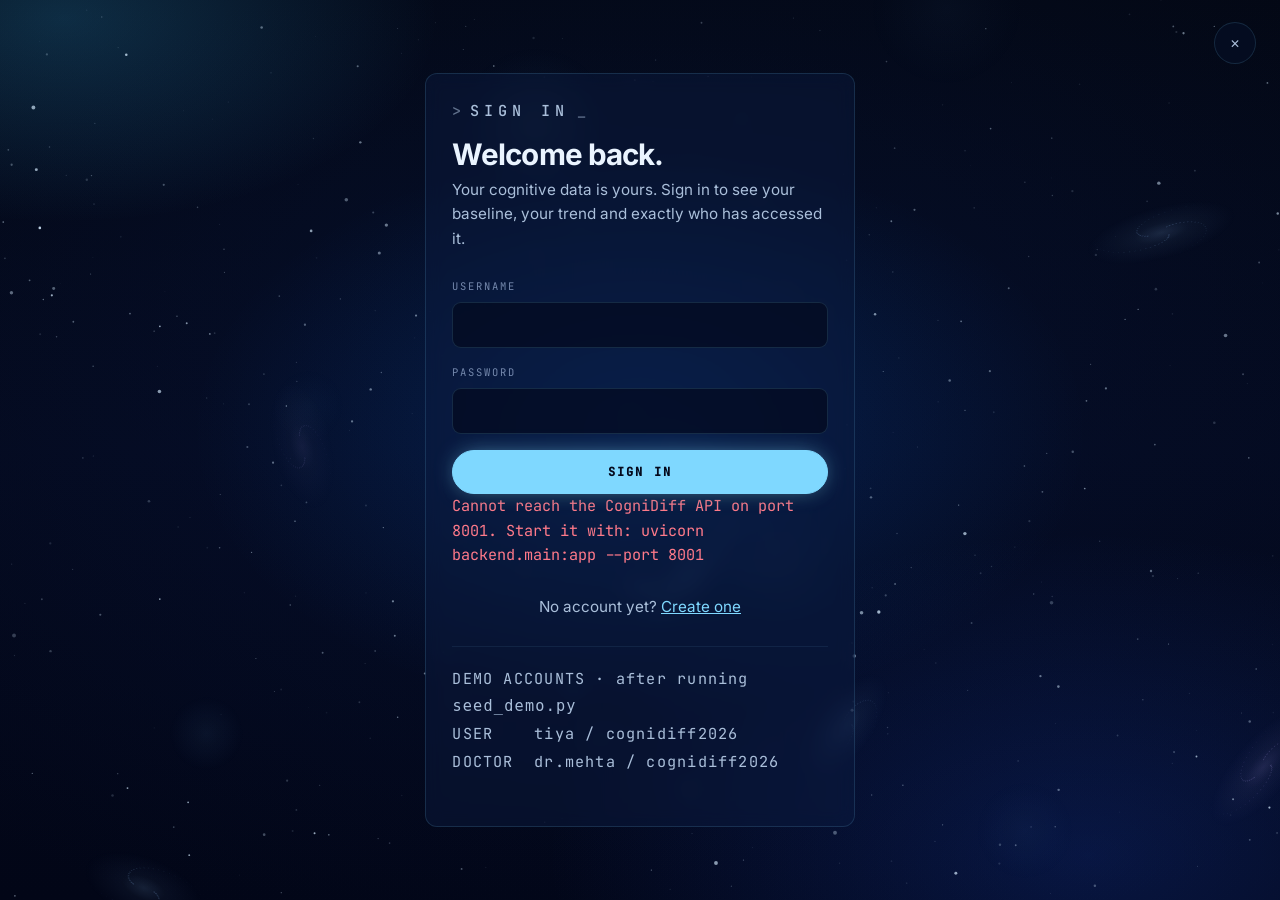
<file: frontend/pages/doctor.html>
<!doctype html>
<html lang="en">
<head>
<meta charset="utf-8">
<meta name="viewport" content="width=device-width, initial-scale=1">
<title>Cognitive Trend Report · CogniDiff</title>
<link rel="icon" href="../assets/favicon.png">
<link rel="stylesheet" href="../assets/neural.css">
<link rel="stylesheet" href="../assets/app.css">
</head>
<body>

<a class="skip-link" href="#main">Skip to the report</a>
<div class="cosmos" aria-hidden="true"></div>
<canvas id="starfield" aria-hidden="true"></canvas>

<header class="appbar no-print">
  <span class="appbar__mark" aria-hidden="true">C</span>
  <span>
    <span class="appbar__title">CogniDiff</span><br>
    <span class="appbar__tag">CLINICAL&nbsp;REPORT</span>
  </span>
  <nav aria-label="Main">
    <a href="dashboard.html">Dashboard</a>
    <a href="tasks.html">Assessment</a>
    <a href="doctor.html" aria-current="page">Report</a>
    <button type="button" id="signOut">Sign out</button>
  </nav>
</header>

<main class="shell page" id="main">

  <!-- patient picker, doctors only ------------------------------------- -->
  <section class="card no-print" id="patientPicker" hidden style="margin-bottom:1.4rem" aria-labelledby="hdPatients">
    <h2 id="hdPatients">Patients who have granted you access</h2>
    <p style="margin:0 0 1.1rem;color:var(--text-dim);font-size:.93rem">
      You can only open a report for someone who has explicitly granted you
      access. They can revoke it at any moment, and it takes effect on your very
      next request.
    </p>
    <div class="scroll-x">
      <table class="data">
        <thead><tr><th>Patient</th><th>Granted</th><th>Baseline</th><th></th></tr></thead>
        <tbody id="patientRows"><tr><td colspan="4" class="empty">Loading…</td></tr></tbody>
      </table>
    </div>
    <p class="toast" id="patientToast" role="status" aria-live="polite"></p>
  </section>

  <!-- report ------------------------------------------------------------ -->
  <div id="report" hidden>

    <div class="report-head">
      <div>
        <p class="tag">COGNITIVE&nbsp;TREND&nbsp;REPORT</p>
        <h1 id="patientName">-</h1>
        <p style="margin:.5rem 0 0;color:var(--text-dim)" id="monitoringPeriod">-</p>
      </div>
      <p class="report-meta" id="reportMeta"></p>
    </div>

    <div class="statgrid">
      <div class="stat"><p class="stat__k">Current 14-day mean</p><p class="stat__v" id="sCurrent">-</p><p class="stat__n">CogniScore</p></div>
      <div class="stat"><p class="stat__k">Prior 31-day mean</p><p class="stat__v" id="sPrevious">-</p><p class="stat__n">CogniScore</p></div>
      <div class="stat"><p class="stat__k">Change</p><p class="stat__v" id="sChange">-</p><p class="stat__n">versus prior period</p></div>
      <div class="stat"><p class="stat__k">Trend</p><p class="stat__v" id="sTrend">-</p><p class="stat__n">30-day direction</p></div>
    </div>

    <div class="grid grid--2" style="margin-top:1.15rem">
      <section class="card" aria-labelledby="hdStatus">
        <h2 id="hdStatus">Monitoring status</h2>
        <p style="margin:0 0 1rem"><span class="badge badge--grey" id="statusBadge">-</span></p>
        <p style="margin:0 0 1.2rem"><span class="badge badge--grey" id="confidenceBadge">-</span></p>
        <p id="statusNote" style="margin:0;color:var(--text-dim);font-size:.93rem"></p>
      </section>

      <section class="card" aria-labelledby="hdData">
        <h2 id="hdData">Data basis</h2>
        <dl class="score__side" style="margin:0"><div style="display:grid;grid-template-columns:repeat(auto-fit,minmax(130px,1fr));gap:1rem 1.4rem">
          <div><dt>Sessions analysed</dt><dd id="dAnalysed">-</dd></div>
          <div><dt>Excluded on quality</dt><dd id="dExcluded">-</dd></div>
          <div><dt>Baseline sessions</dt><dd id="dBaseline">-</dd></div>
          <div><dt>Baseline status</dt><dd id="dStatus">-</dd></div>
        </div></dl>
      </section>
    </div>

    <section class="card" style="margin-top:1.15rem" aria-labelledby="hd90">
      <h2 id="hd90">90-day CogniScore trend</h2>
      <div class="chart-wrap" style="height:280px"><canvas id="chart90"></canvas></div>
      <p id="chart90Summary" style="margin:1rem 0 0;color:var(--text-dim);font-size:.9rem"></p>
    </section>

    <section class="card" style="margin-top:1.15rem" aria-labelledby="hdFeatures">
      <h2 id="hdFeatures">Most frequently deviating features &middot; last 30 days</h2>
      <div class="scroll-x">
        <table class="data">
          <thead><tr><th>Feature</th><th>Days as top deviation</th><th class="num">Mean deviation</th></tr></thead>
          <tbody id="featureRows"><tr><td colspan="3" class="empty">No deviations recorded.</td></tr></tbody>
        </table>
      </div>
      <p class="card__foot">
        Deviation is measured against the individual's own baseline, not a population norm.
      </p>
    </section>

    <section class="card" style="margin-top:1.15rem" aria-labelledby="hdConsent">
      <h2 id="hdConsent">Consent record</h2>
      <div class="scroll-x">
        <table class="data">
          <thead><tr><th>Clinician</th><th>Granted</th><th>Revoked</th><th>Status</th></tr></thead>
          <tbody id="consentRows"><tr><td colspan="4" class="empty">No access has been granted.</td></tr></tbody>
        </table>
      </div>
    </section>

    <section class="card" style="margin-top:1.15rem" aria-labelledby="hdProvenance">
      <h2 id="hdProvenance">Provenance</h2>
      <p style="margin:0;color:var(--text-dim);font-size:.9rem">
        Every score in this report is traceable to the exact model, baseline and
        feature definitions that produced it.
      </p>
      <p class="card__foot" id="provenance"></p>
    </section>

    <p class="disclaimer" style="margin-top:1.6rem" id="disclaimer"></p>

    <p class="no-print" style="margin-top:1.6rem;display:flex;gap:.6rem;flex-wrap:wrap">
      <button class="btn btn--solid" type="button" id="printBtn">Print / save as PDF</button>
      <a class="btn btn--ghost" href="dashboard.html">Back to dashboard</a>
    </p>
  </div>

  <p class="toast" id="reportToast" role="status" aria-live="polite"></p>

</main>

<script src="../vendor/chart.umd.min.js"></script>
<script src="../assets/starfield.js"></script>
<script src="../assets/cursor.js"></script>
<script src="../assets/api.js"></script>
<script src="../assets/charts.js"></script>
<script src="doctor.js"></script>
</body>
</html>
</file>
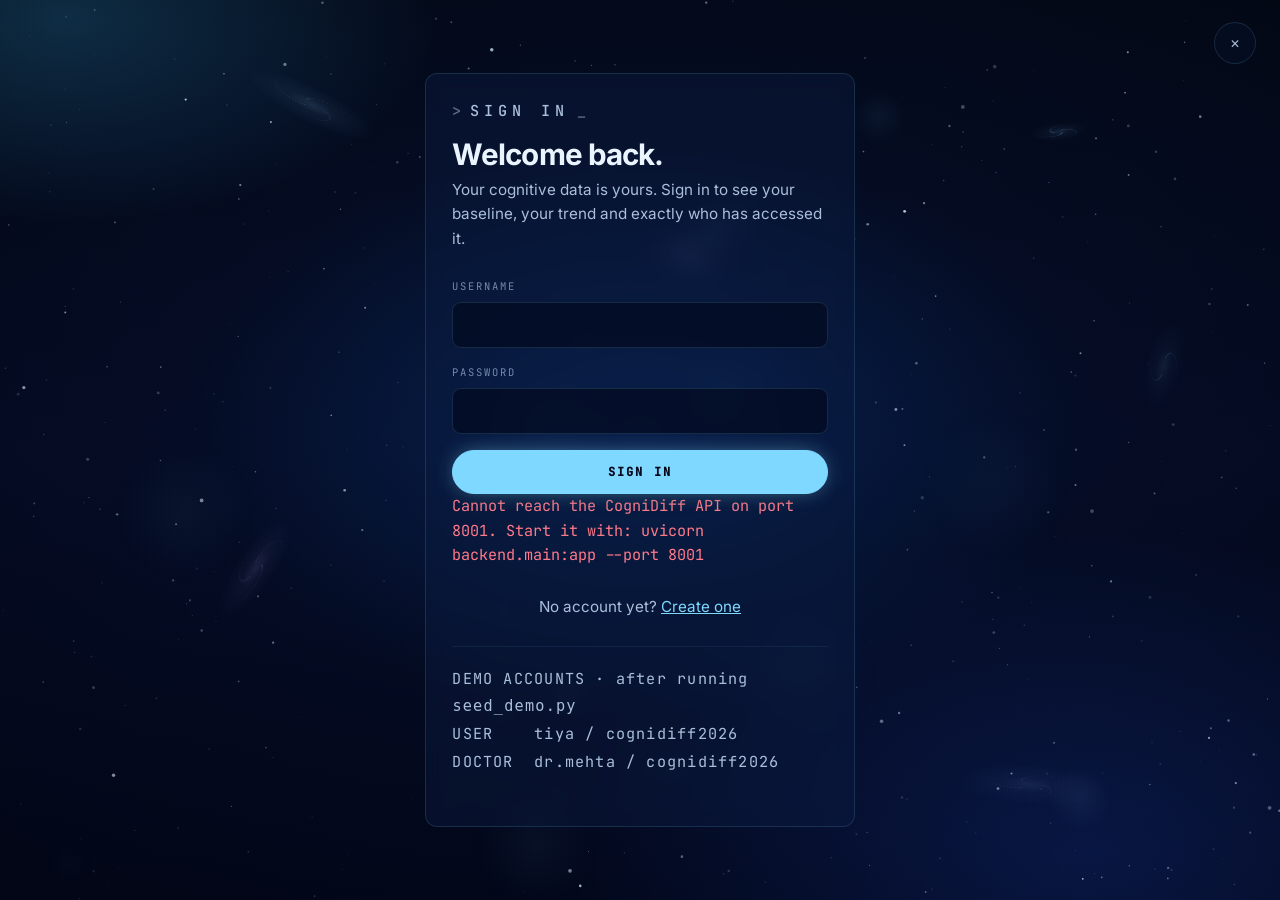
<file: frontend/pages/login.html>
<!doctype html>
<html lang="en">
<head>
<meta charset="utf-8">
<meta name="viewport" content="width=device-width, initial-scale=1">
<title>Sign in · CogniDiff</title>
<link rel="icon" href="../assets/favicon.png">
<link rel="stylesheet" href="../assets/neural.css">
<link rel="stylesheet" href="../assets/app.css">
</head>
<body>

<div class="cosmos" aria-hidden="true"></div>
<canvas id="starfield" aria-hidden="true"></canvas>

<a class="hud-close" href="../index.html" aria-label="Back to the introduction">&#10005;</a>

<main class="auth-wrap">
  <section class="panel auth-card">
    <p class="tag" id="modeTag">SIGN&nbsp;IN</p>
    <h1 id="modeTitle">Welcome back.</h1>
    <p id="modeBlurb">
      Your cognitive data is yours. Sign in to see your baseline, your trend and
      exactly who has accessed it.
    </p>

    <form id="authForm" novalidate>
      <label class="field">
        <span>Username</span>
        <input id="username" name="username" type="text" autocomplete="username"
               required minlength="3" spellcheck="false" autocapitalize="none">
      </label>

      <label class="field" id="nameField" hidden>
        <span>First name <em style="text-transform:none;letter-spacing:0">(optional)</em></span>
        <input id="firstName" name="firstName" type="text" autocomplete="given-name">
      </label>

      <label class="field">
        <span>Password</span>
        <input id="password" name="password" type="password"
               autocomplete="current-password" required minlength="8">
      </label>

      <fieldset class="field" id="roleField" hidden style="border:0;padding:0;margin-bottom:1.4rem">
        <span style="display:block;margin-bottom:.45rem;font-family:var(--mono);font-size:9.5px;letter-spacing:.18em;text-transform:uppercase;color:var(--faint)">Account type</span>
        <div class="radios">
          <label><input type="radio" name="role" value="USER" checked> I am monitoring myself</label>
          <label><input type="radio" name="role" value="DOCTOR"> I am a clinician</label>
        </div>
      </fieldset>

      <button class="btn btn--solid" type="submit" id="submitBtn" style="width:100%">Sign in</button>
    </form>

    <p class="toast" id="toast" role="status" aria-live="polite"></p>

    <p class="auth-switch">
      <span id="switchPrompt">No account yet?</span>
      <button type="button" id="switchBtn">Create one</button>
    </p>

    <p class="auth-demo" id="demoHint">
      DEMO ACCOUNTS &middot; after running <code>seed_demo.py</code><br>
      USER &nbsp;&nbsp;&nbsp;tiya / cognidiff2026<br>
      DOCTOR &nbsp;dr.mehta / cognidiff2026
    </p>
  </section>
</main>

<script src="../assets/starfield.js"></script>
<script src="../assets/cursor.js"></script>
<script src="../assets/api.js"></script>
<script src="login.js"></script>
</body>
</html>
</file>
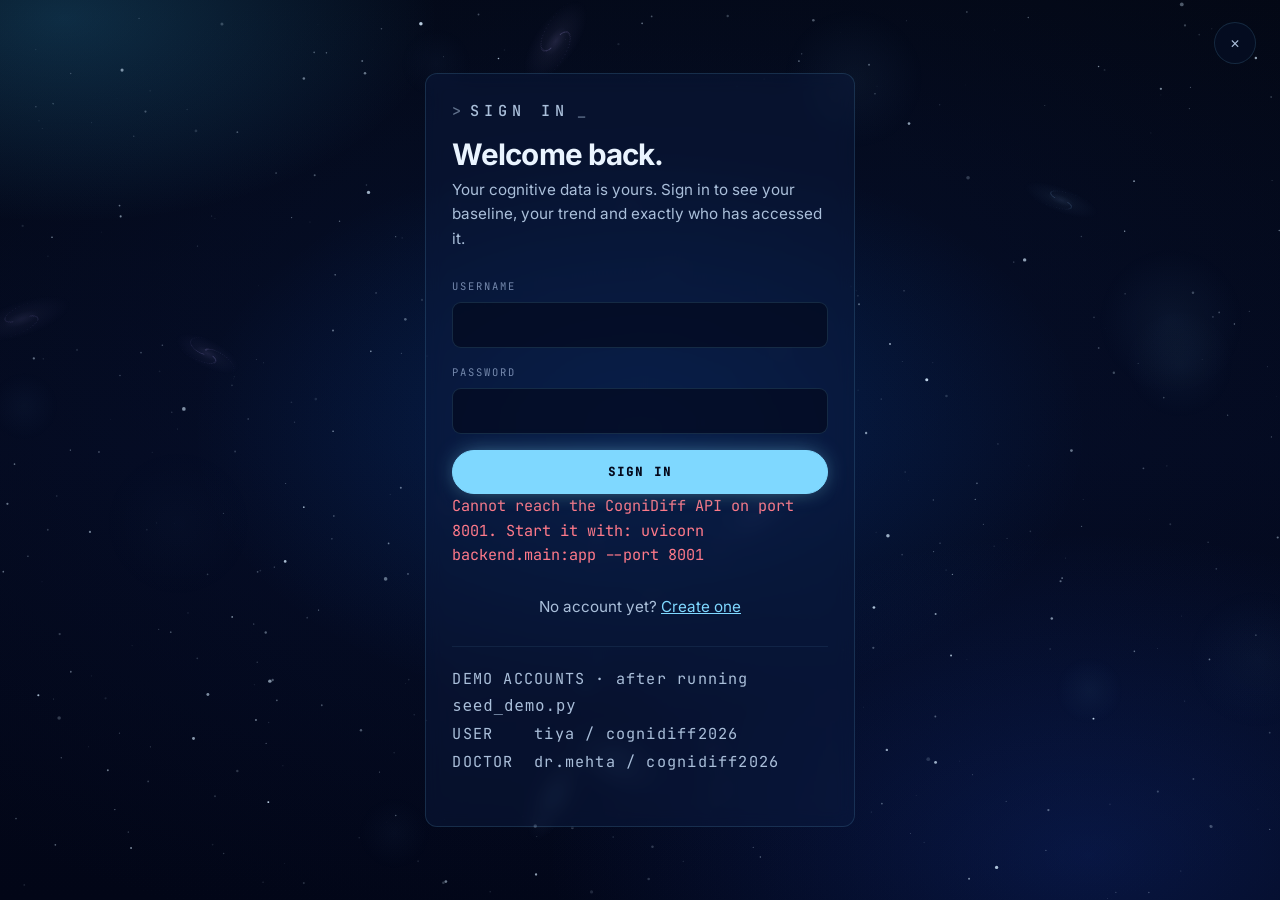
<file: frontend/pages/tasks.html>
<!doctype html>
<html lang="en">
<head>
<meta charset="utf-8">
<meta name="viewport" content="width=device-width, initial-scale=1">
<title>Task assessment · CogniDiff</title>
<link rel="icon" href="../assets/favicon.png">
<link rel="stylesheet" href="../assets/neural.css">
<link rel="stylesheet" href="../assets/app.css">
</head>
<body>

<a class="skip-link" href="#main">Skip to the assessment</a>
<div class="cosmos" aria-hidden="true"></div>
<canvas id="starfield" aria-hidden="true"></canvas>

<header class="appbar">
  <span class="appbar__mark" aria-hidden="true">C</span>
  <span>
    <span class="appbar__title">CogniDiff</span><br>
    <span class="appbar__tag">ACTIVE&nbsp;ASSESSMENT</span>
  </span>
  <nav aria-label="Main">
    <a href="dashboard.html">Dashboard</a>
    <a href="tasks.html" aria-current="page">Assessment</a>
    <a href="doctor.html">Report</a>
    <button type="button" id="signOut">Sign out</button>
  </nav>
</header>

<main class="shell page" id="main">

  <div class="page-head">
    <p class="tag">ACTIVE&nbsp;ASSESSMENT</p>
    <h1>Four short tasks, under four minutes.</h1>
    <p>
      Passive keystroke monitoring catches gradual change. These four tasks catch
      acute change, the kind that shows up in a single afternoon. Together they
      give a fuller picture than either does alone. Your results blend into
      today's CogniScore at a 70/30 weighting.
    </p>
  </div>

  <ol class="task-progress" id="progress" aria-label="Task progress">
    <li class="active"></li><li></li><li></li><li></li>
  </ol>

  <section class="card" aria-live="polite">
    <h2 id="taskName">Ready</h2>
    <div class="task-stage" id="stage">
      <div>
        <p style="max-width:44ch;margin:0 auto 1.6rem;color:var(--text-dim)">
          You will be shown four tasks: word recall, reaction time, pattern memory
          and a letter scramble. Each takes under a minute. Do them somewhere quiet
          if you can, and do them at roughly the same time of day each time, so
          they stay comparable.
        </p>
        <button class="btn btn--solid" id="startBtn" type="button">Begin assessment</button>
      </div>
    </div>
    <p class="card__foot" id="taskHint"></p>
  </section>

  <section class="card" id="resultsCard" style="margin-top:1.15rem" hidden aria-labelledby="hdResults">
    <h2 id="hdResults">Your results</h2>
    <div class="statgrid">
      <div class="stat"><p class="stat__k">Word recall</p><p class="stat__v" id="rRecall">-</p><p class="stat__n">out of 5</p></div>
      <div class="stat"><p class="stat__k">Reaction time</p><p class="stat__v" id="rReaction">-</p><p class="stat__n">mean, milliseconds</p></div>
      <div class="stat"><p class="stat__k">Pattern memory</p><p class="stat__v" id="rPattern">-</p><p class="stat__n">sequences correct</p></div>
      <div class="stat"><p class="stat__k">Letter scramble</p><p class="stat__v" id="rScramble">-</p><p class="stat__n">time to answer</p></div>
    </div>
    <p style="margin:1.4rem 0 0" id="compositeLine"></p>
    <p class="toast" id="submitToast" role="status" aria-live="polite"></p>
    <p style="margin-top:1.2rem;display:flex;gap:.6rem;flex-wrap:wrap">
      <a class="btn btn--solid" href="dashboard.html">Back to dashboard</a>
      <button class="btn btn--ghost" type="button" id="againBtn">Run again</button>
    </p>
  </section>

  <p class="disclaimer" style="margin-top:1.6rem">
    <strong>These are screening exercises, not neuropsychological tests.</strong>
    They measure day-to-day variation in your own performance. They are not
    validated instruments and no clinical interpretation should be drawn from a
    single result.
  </p>

</main>

<script src="../assets/starfield.js"></script>
<script src="../assets/cursor.js"></script>
<script src="../assets/api.js"></script>
<script src="tasks.js"></script>
</body>
</html>
</file>
<file: frontend/assets/neural.css>
/* ==========================================================================
   CogniDiff design system
   Deep navy field, drifting starfield, cyan neural accents, monospace HUD.
   Shared by the landing page, the dashboard, the mini-tasks and the doctor
   report so the whole product reads as one instrument.
   ========================================================================== */

/* ==========================================================================
   fonts, self-hosted
   Poppins for display and body: geometric, single-storey g, circular dots,
   which is the face the reference scan uses. JetBrains Mono for the HUD.
   Vendored rather than loaded from a CDN, so there is no third-party host in
   the request path and the app works offline.
   ========================================================================== */

@font-face {
  font-family: "Inter"; font-style: normal; font-weight: 400;
  font-display: swap; src: url("../vendor/fonts/Inter-400.woff2") format("woff2");
}
@font-face {
  font-family: "Inter"; font-style: normal; font-weight: 500;
  font-display: swap; src: url("../vendor/fonts/Inter-500.woff2") format("woff2");
}
@font-face {
  font-family: "Inter"; font-style: normal; font-weight: 600;
  font-display: swap; src: url("../vendor/fonts/Inter-600.woff2") format("woff2");
}
@font-face {
  font-family: "Inter"; font-style: normal; font-weight: 700;
  font-display: swap; src: url("../vendor/fonts/Inter-700.woff2") format("woff2");
}
@font-face {
  font-family: "Inter"; font-style: normal; font-weight: 800;
  font-display: swap; src: url("../vendor/fonts/Inter-800.woff2") format("woff2");
}
@font-face {
  font-family: "JetBrains Mono"; font-style: normal; font-weight: 400;
  font-display: swap; src: url("../vendor/fonts/JetBrainsMono-400.woff2") format("woff2");
}
@font-face {
  font-family: "JetBrains Mono"; font-style: normal; font-weight: 500;
  font-display: swap; src: url("../vendor/fonts/JetBrainsMono-500.woff2") format("woff2");
}

:root {
  /* --- field ------------------------------------------------------------ */
  --bg-deep:    #04091c;
  --bg-mid:     #071331;
  --bg-high:    #0b2050;
  --glow-blue:  #1a4fd0;
  --glow-cyan:  #38bdf8;

  /* --- surfaces --------------------------------------------------------- */
  --panel:      rgba(12, 30, 68, .42);
  --panel-solid:rgba(7, 17, 42, .92);
  --line:       rgba(127, 216, 255, .14);
  --line-hot:   rgba(127, 216, 255, .40);

  /* --- ink ---------------------------------------------------------------
     Every one of these is contrast-checked against the panel background at
     4.5:1 or better (docs/accessibility_test.md). The first pass used dimmer
     blues that looked right and measured 3.1:1 — comfortably illegible for
     anyone with reduced contrast sensitivity, which in a tool aimed partly at
     older users is precisely the wrong group to lose. */
  --text:       #eaf4ff;   /* ~14:1 */
  --text-dim:   #aabfda;   /* ~9.2:1 */
  --muted:      #93a9c8;   /* ~7.5:1 */
  --faint:      #7589ad;   /* ~5.1:1 — the dimmest tone used for real text */

  /* --- accents ---------------------------------------------------------- */
  --cyan:       #7fd8ff;
  --cyan-hot:   #38bdf8;
  --green:      #5ce6b5;
  --yellow:     #ffd166;
  --orange:     #ff9f5a;
  --red:        #ff7a8a;
  --violet:     #a78bfa;

  /* --- type ------------------------------------------------------------- */
  --mono: "JetBrains Mono", "Cascadia Mono", "SF Mono", Consolas, ui-monospace, monospace;
  --sans: "Inter", "Segoe UI Variable Display", "Segoe UI", system-ui, -apple-system, sans-serif;

  --step: clamp(11px, .78vw, 13px);
  --radius: 12px;
  --maxw: 1240px;
}

* { box-sizing: border-box; }

html { scroll-behavior: smooth; }
@media (prefers-reduced-motion: reduce) { html { scroll-behavior: auto; } }

body {
  margin: 0;
  min-height: 100vh;
  font-family: var(--sans);
  font-size: 16px;                 /* health tool — never below 16px body */
  line-height: 1.6;
  color: var(--text);
  background: var(--bg-deep);
  -webkit-font-smoothing: antialiased;
  overflow-x: hidden;
}

/* The galaxy field. Two coloured glows over a vertical gradient, exactly the
   deep-navy-with-a-blue-bloom look of the reference scan. */
/* The reference field is a lit navy, not near-black: a broad blue body with a
   hard bright corner glow at the top left, and enough base luminance that the
   stars sit in something rather than on nothing. The first version was far too
   dark, which is why the scan looked like it was floating in a void. */
.cosmos {
  position: fixed;
  inset: 0;
  z-index: -2;
  background:
    radial-gradient(50% 45% at 50% 48%, rgba(14, 116, 244, 0.18), transparent 70%),
    radial-gradient(45% 35% at 5% 2%, rgba(56, 189, 248, 0.20), transparent 65%),
    radial-gradient(65% 55% at 85% 95%, rgba(29, 78, 216, 0.22), transparent 65%),
    radial-gradient(110% 90% at 50% 40%, rgba(7, 24, 68, 0.40), transparent 75%),
    linear-gradient(180deg, #030712 0%, #04091c 50%, #020617 100%);
}

/* Starfield canvas sits above the gradient, below all content. */
/* A canvas is a replaced element: `inset: 0` alone does NOT stretch it, because
   `width: auto` resolves to its intrinsic 300x150. Without these two lines the
   whole starfield renders in a small box in the top-left corner. */
#starfield {
  position: fixed;
  inset: 0;
  width: 100%;
  height: 100%;
  z-index: -1;
  pointer-events: none;
}

/* ==========================================================================
   cursor
   ========================================================================== */

/* Light, not a ring. The first version drew an outlined circle chasing the
   pointer, which reads as a widget stuck to the screen. What the reference does
   is carry a soft source of light: nothing is outlined, the area around the
   pointer is simply brighter, and the brightness lifts over anything you can
   act on. */

.cursor-beam, .cursor-core {
  display: none !important;
}
.cursor-beam.is-on { opacity: 1; }
.cursor-core.is-on { opacity: 1; }

/* the broad wash */
.cursor-beam {
  width: 460px; height: 460px;
  background: radial-gradient(circle,
    rgba(120, 205, 255, .13) 0%,
    rgba(70, 165, 245, .075) 26%,
    rgba(40, 110, 220, .035) 48%,
    rgba(26, 79, 208, .012) 66%,
    transparent 78%);
  filter: blur(6px);
}
.cursor-beam.is-hot {
  width: 560px; height: 560px;
  background: radial-gradient(circle,
    rgba(150, 225, 255, .21) 0%,
    rgba(80, 180, 250, .12) 26%,
    rgba(40, 110, 220, .05) 48%,
    transparent 78%);
}

/* the small bright heart of it, so the light has a source */
.cursor-core {
  width: 90px; height: 90px;
  background: radial-gradient(circle,
    rgba(210, 245, 255, .30) 0%,
    rgba(140, 215, 255, .16) 30%,
    transparent 68%);
  filter: blur(3px);
}
.cursor-core.is-hot {
  width: 130px; height: 130px;
  background: radial-gradient(circle,
    rgba(235, 252, 255, .46) 0%,
    rgba(160, 225, 255, .24) 32%,
    transparent 70%);
}

@media (pointer: coarse) {
  .cursor-beam, .cursor-core { display: none; }
}

/* Never print the cursor. It was landing in saved PDFs as a stray blob over
   the report content. */
@media print {
  .cursor-beam, .cursor-core { display: none !important; }
}

/* ==========================================================================
   accessibility primitives
   ========================================================================== */

/* The `hidden` attribute is only a UA default of `display:none`, so any class
   rule that sets `display` silently defeats it. Toggling visibility is too
   important to lose to specificity. */
[hidden] { display: none !important; }

.sr-only {
  position: absolute; width: 1px; height: 1px;
  padding: 0; margin: -1px; overflow: hidden;
  clip: rect(0 0 0 0); white-space: nowrap; border: 0;
}

.skip-link {
  position: absolute; top: -100px; left: 12px; z-index: 999;
  padding: 12px 18px; border-radius: 8px;
  background: var(--cyan); color: #04091c;
  font-family: var(--mono); font-size: 13px; font-weight: 600;
  text-decoration: none;
}
.skip-link:focus { top: 12px; }

:focus-visible {
  outline: 2px solid var(--cyan-hot);
  outline-offset: 3px;
  border-radius: 4px;
}

/* ==========================================================================
   HUD typography
   ========================================================================== */

.tag {
  display: inline-flex; align-items: center; gap: .55em;
  font-family: var(--mono);
  font-size: var(--step);
  font-weight: 500;
  letter-spacing: .34em;
  text-transform: uppercase;
  color: var(--cyan);
}
.tag::before { content: ">"; opacity: .55; letter-spacing: 0; }
.tag::after {
  content: "_";
  opacity: .5;
  animation: blink 1.15s steps(2, start) infinite;
}
@keyframes blink { 0%, 50% { opacity: .5 } 51%, 100% { opacity: 0 } }

/* Poppins runs wide and light for its weight, so headings take 700 and tighter
   tracking to sit like the reference. */
h1, h2, h3 {
  margin: 0; font-weight: 700;
  letter-spacing: -.033em; line-height: 1.05;
  font-feature-settings: "cv05" 1, "cv08" 1;   /* single-storey g, as the reference uses */
}

.display {
  font-size: clamp(2.05rem, 5vw, 3.85rem);
  max-width: 15ch;
  text-wrap: balance;
}

.lede {
  margin: 1.35rem 0 0;
  max-width: 46ch;
  font-size: clamp(.95rem, 1.15vw, 1.06rem);
  line-height: 1.72;
  color: var(--text-dim);
}

.hdr {
  margin: 0 0 1rem;
  font-family: var(--mono);
  font-size: var(--step);
  letter-spacing: .26em;
  text-transform: uppercase;
  color: var(--faint);
}
.hdr b { color: var(--cyan); font-weight: 500; }

/* telemetry row — the bottom metadata strip */
.telemetry {
  display: flex; flex-wrap: wrap; gap: 1.6rem 2.4rem;
  margin: 2.4rem 0 0; padding: 0;
  list-style: none;
}
.telemetry > li {
  position: relative;
  padding-left: 1rem;
  font-family: var(--mono);
  font-size: var(--step);
  letter-spacing: .17em;
  text-transform: uppercase;
  color: var(--faint);
  white-space: nowrap;
}
.telemetry > li::before {
  content: "\2022";
  position: absolute; left: 0; top: 0;
  color: var(--cyan); opacity: .65;
}
.telemetry b {
  margin-left: .55em;
  color: var(--cyan);
  font-weight: 500;
}

/* ==========================================================================
   panels + terminal cards
   ========================================================================== */

.panel {
  padding: 1.5rem 1.65rem;
  border: 1px solid var(--line);
  border-radius: var(--radius);
  background: var(--panel);
  backdrop-filter: blur(9px);
}

.terminal {
  max-width: 560px;
  margin-inline: auto;
  text-align: left;
  border: 1px solid var(--line-hot);
  border-radius: var(--radius);
  background: rgba(6, 14, 36, .74);
  backdrop-filter: blur(11px);
  box-shadow: 0 30px 90px -40px rgba(0, 0, 0, .9),
              0 0 60px -30px rgba(56, 189, 248, .5);
  overflow: hidden;
}
.terminal__bar {
  display: flex; align-items: center; justify-content: space-between; gap: 1rem;
  padding: .78rem 1.1rem;
  border-bottom: 1px solid var(--line);
  font-family: var(--mono); font-size: var(--step);
  letter-spacing: .24em; text-transform: uppercase;
  color: var(--muted);
}
.terminal__dots { display: inline-flex; gap: 5px; margin-right: .7rem; }
.terminal__dots i {
  width: 6px; height: 6px; border-radius: 50%;
  background: var(--faint);
}
.terminal__live {
  display: inline-flex; align-items: center; gap: .5em;
  color: var(--cyan);
}
.terminal__live::before {
  content: ""; width: 6px; height: 6px; border-radius: 50%;
  background: var(--cyan);
  box-shadow: 0 0 9px 1px var(--cyan);
  animation: livepulse 1.9s ease-in-out infinite;
}
@keyframes livepulse { 0%, 100% { opacity: 1 } 50% { opacity: .28 } }

.terminal__body { padding: 1.15rem 1.15rem .5rem; }
.terminal__line {
  position: relative;
  padding-left: 1.35rem;
  margin: 0 0 1rem;
  font-size: .93rem; line-height: 1.68;
  color: var(--text-dim);
}
.terminal__line::before {
  content: ">";
  position: absolute; left: 0; top: 0;
  font-family: var(--mono); color: var(--cyan); opacity: .7;
}
.terminal__rows { margin: 0; padding: 0 0 .35rem; list-style: none; }
.terminal__rows li {
  display: flex; align-items: baseline; justify-content: space-between; gap: 1rem;
  padding: .48rem 0;
  border-top: 1px solid rgba(127, 216, 255, .08);
  font-family: var(--mono); font-size: var(--step);
  letter-spacing: .17em; text-transform: uppercase;
}
.terminal__rows dt, .terminal__rows .k { color: var(--faint); }
.terminal__rows dd, .terminal__rows .v { margin: 0; color: var(--cyan); }
.terminal__prompt {
  padding: .7rem 1.15rem 1rem;
  font-family: var(--mono); font-size: var(--step);
  color: var(--muted);
}
.terminal__prompt::after {
  content: "_";
  animation: blink 1.15s steps(2, start) infinite;
}

/* ==========================================================================
   chrome — fixed HUD furniture
   ========================================================================== */

.hud-close, .hud-mark {
  position: fixed; z-index: 40;
  display: grid; place-items: center;
  width: 42px; height: 42px;
  border-radius: 50%;
  border: 1px solid var(--line);
  background: rgba(6, 14, 36, .8);
  backdrop-filter: blur(8px);
  color: var(--text-dim);
  font-family: var(--mono); font-size: 15px;
  text-decoration: none;
  cursor: pointer;
  transition: color .2s, border-color .2s, background .2s, transform .2s;
}
.hud-close { top: 22px; right: 24px; }
.hud-mark  { bottom: 22px; left: 24px; font-size: 13px; letter-spacing: .05em; }
.hud-close:hover, .hud-mark:hover {
  color: var(--cyan); border-color: var(--line-hot);
  background: rgba(26, 79, 208, .3);
}


/* ==========================================================================
   buttons, badges, links
   ========================================================================== */

.btn {
  position: relative;
  display: inline-flex; align-items: center; justify-content: center; gap: .6em;
  padding: .82rem 1.5rem;
  border: 1px solid var(--line-hot);
  border-radius: 999px;
  background: rgba(26, 79, 208, .22);
  color: var(--text);
  font-family: var(--mono); font-size: 12px;
  letter-spacing: .18em; text-transform: uppercase;
  text-decoration: none;
  cursor: pointer;
  overflow: hidden;
  box-shadow: 0 0 0 0 rgba(56, 189, 248, 0),
              0 6px 22px -14px rgba(0, 0, 0, .9);
  transition: background .22s, border-color .22s, color .22s,
              transform .12s, box-shadow .32s;
}

/* The glow: a soft cyan bloom outside the pill plus a sheen that sweeps across
   it on hover. */
.btn::before {
  content: "";
  position: absolute; inset: 0;
  border-radius: inherit;
  background: linear-gradient(115deg,
    transparent 20%, rgba(168, 230, 255, .28) 48%, transparent 76%);
  transform: translateX(-130%);
  transition: transform .62s cubic-bezier(.22, .8, .3, 1);
  pointer-events: none;
}
.btn:hover::before, .btn:focus-visible::before { transform: translateX(130%); }

.btn:hover {
  background: rgba(56, 189, 248, .3);
  border-color: var(--cyan);
  color: #fff;
  box-shadow: 0 0 26px -4px rgba(56, 189, 248, .55),
              0 0 60px -18px rgba(56, 189, 248, .5),
              0 6px 22px -14px rgba(0, 0, 0, .9);
}
.btn:active { transform: translateY(1px); }
.btn--ghost { background: transparent; border-color: var(--line); }
.btn--ghost:hover { background: rgba(26, 79, 208, .22); }
.btn--solid {
  background: var(--cyan); border-color: var(--cyan);
  color: #04091c; font-weight: 600;
  box-shadow: 0 0 22px -6px rgba(127, 216, 255, .7),
              0 6px 22px -14px rgba(0, 0, 0, .9);
}
.btn--solid:hover {
  background: #a8e6ff; border-color: #a8e6ff; color: #04091c;
  box-shadow: 0 0 34px -2px rgba(127, 216, 255, .85),
              0 0 74px -16px rgba(56, 189, 248, .6);
}
.btn--danger { color: var(--red); border-color: rgba(255, 122, 138, .38); background: transparent; }
.btn--danger:hover { background: rgba(255, 122, 138, .16); border-color: var(--red); color: #fff; }
.btn[disabled] { opacity: .45; cursor: not-allowed; }

.badge {
  display: inline-flex; align-items: center; gap: .5em;
  padding: .34rem .8rem;
  border: 1px solid var(--line);
  border-radius: 999px;
  font-family: var(--mono); font-size: 11px;
  letter-spacing: .16em; text-transform: uppercase;
  color: var(--muted);
  white-space: nowrap;
}
.badge__dot { width: 7px; height: 7px; border-radius: 50%; background: currentColor; flex: none; }

/* Alert states always carry colour PLUS a text label PLUS an icon glyph.
   A red circle alone is meaningless to a colourblind user and invisible to a
   screen reader, so colour is never the only channel. */
.badge--green  { color: var(--green);  border-color: rgba(92, 230, 181, .4); }
.badge--yellow { color: var(--yellow); border-color: rgba(255, 209, 102, .4); }
.badge--orange { color: var(--orange); border-color: rgba(255, 159, 90, .4); }
.badge--red    { color: var(--red);    border-color: rgba(255, 122, 138, .45); }
.badge--blue   { color: var(--cyan);   border-color: var(--line-hot); }
.badge--grey   { color: var(--muted);  border-color: var(--line); }

a { color: var(--cyan); }

/* ==========================================================================
   layout helpers
   ========================================================================== */

.shell { width: min(100% - 3rem, var(--maxw)); margin-inline: auto; }

.grid { display: grid; gap: 1.15rem; }
.grid--2 { grid-template-columns: repeat(auto-fit, minmax(300px, 1fr)); }
.grid--3 { grid-template-columns: repeat(auto-fit, minmax(240px, 1fr)); }

.stack > * + * { margin-top: 1.15rem; }

.scroll-x { overflow-x: auto; }

@media (max-width: 640px) {
  .shell { width: calc(100% - 1.6rem); }
  .hud-close { top: 14px; right: 14px; width: 38px; height: 38px; }
  .hud-mark { bottom: 68px; left: 14px; width: 38px; height: 38px; }
  .telemetry { gap: .9rem 1.4rem; }
}

@media (prefers-reduced-motion: reduce) {
  *, *::before, *::after {
    animation-duration: .001ms !important;
    animation-iteration-count: 1 !important;
    transition-duration: .001ms !important;
  }
}
</file>
<file: frontend/assets/landing.css>
/* Landing page — the seven-state neural scan.
   The brain canvas is fixed behind everything; the copy scrolls over it. */

#brain {
  position: fixed;
  inset: 0;
  width: 100%;
  height: 100%;
  z-index: 0;
  pointer-events: none;
}

.landing main { position: relative; z-index: 10; }

/* --- top bar ------------------------------------------------------------ */

.topbar {
  position: fixed; z-index: 40;
  top: 22px; left: 28px;
  display: flex; align-items: center; gap: .75rem;
}
.topbar__brand-box {
  display: inline-flex; align-items: center; gap: .85rem;
  padding: .5rem 1.15rem;
  background: rgba(3, 7, 20, .96);
  backdrop-filter: blur(14px);
  -webkit-backdrop-filter: blur(14px);
  border: 1px solid var(--line);
  border-radius: 999px;
  box-shadow: 0 4px 20px -2px rgba(0, 0, 0, .85);
}
.topbar__brand {
  font-family: var(--mono); font-size: 13px;
  letter-spacing: .2em; text-transform: uppercase;
  color: var(--text);
}
.topbar__sep { width: 22px; height: 1px; background: var(--line-hot); }
.topbar__tag {
  font-family: var(--mono); font-size: 10.5px;
  letter-spacing: .28em; color: var(--faint);
}
.topbar__cta {
  margin-left: 0;
  padding: .5rem 1.15rem;
  font-size: 10px;
  background: rgba(3, 7, 20, .96) !important;
  backdrop-filter: blur(14px);
  -webkit-backdrop-filter: blur(14px);
  border: 1px solid var(--line) !important;
  border-radius: 999px;
  box-shadow: 0 4px 20px -2px rgba(0, 0, 0, .85);
}
.topbar__cta:hover {
  background: rgba(26, 79, 208, .35) !important;
  border-color: var(--cyan) !important;
}

.hud-login {
  position: fixed;
  z-index: 1000;
  top: 22px;
  right: 28px;
  display: inline-flex;
  align-items: center;
  justify-content: center;
  padding: .52rem 1.35rem;
  background: rgba(3, 7, 20, 0.96);
  backdrop-filter: blur(16px);
  -webkit-backdrop-filter: blur(16px);
  border: 1px solid rgba(127, 216, 255, 0.22);
  border-radius: 999px;
  box-shadow: 0 4px 24px -2px rgba(0, 0, 0, 0.9);
  font-family: var(--mono);
  font-size: 11px;
  letter-spacing: .2em;
  text-transform: uppercase;
  color: var(--text);
  text-decoration: none;
  cursor: pointer;
  transition: all .2s ease;
}
.hud-login:hover {
  background: rgba(26, 79, 208, 0.38);
  border-color: var(--cyan);
  color: #fff;
  box-shadow: 0 4px 28px rgba(0, 229, 255, 0.25);
}

@media (max-width: 820px) {
  .topbar { top: 14px; left: 14px; gap: .5rem; }
  .topbar__brand-box { padding: .42rem .85rem; }
  .topbar__sep, .topbar__tag { display: none; }
  .topbar__cta { padding: .42rem .85rem; font-size: 10px; }
  .hud-login { top: 14px; right: 14px; padding: .42rem .95rem; font-size: 10px; }
}

/* --- states ------------------------------------------------------------- */

.state {
  position: relative;
  min-height: 100svh;
  display: grid;
  align-items: center;
  padding: 8rem clamp(1.5rem, 6vw, 6.5rem);
}

/* Copy position alternates per state, exactly as the scan swings around it. */
.state--left       { justify-items: start; }
.state--right      { justify-items: end; }
.state--center     { justify-items: center; text-align: center; }
.state--center-low { justify-items: end; align-items: end; padding-bottom: 22vh; }

.state__copy {
  position: relative;
  max-width: 40rem;
  /* The copy needs to stay readable over the brightest part of the scan, so it
     carries its own soft scrim rather than dimming the whole render. */
  padding: 1.5rem 1.75rem;
  margin: -1.5rem -1.75rem;
  background: radial-gradient(120% 120% at 30% 50%, rgba(4, 9, 28, .82), rgba(4, 9, 28, 0) 72%);
}
.state--left .state__copy   { max-width: 34rem; }
.state--right .state__copy  { background-position: 70% 50%; text-align: left; }
.state--center .state__copy { background: radial-gradient(110% 110% at 50% 50%, rgba(4, 9, 28, .84), rgba(4, 9, 28, 0) 70%); }
.state__copy--wide { max-width: 46rem; }

.display--center { margin-inline: auto; max-width: 18ch; }
.lede--center { margin-inline: auto; }

.telemetry--center { justify-content: center; }
.tel--ok { color: var(--green) !important; }

.cta {
  display: flex; flex-wrap: wrap; gap: .9rem;
  justify-content: center;
  margin-top: 2.4rem;
}

/* --- entrance animation ------------------------------------------------- */
/* JS adds .is-in when a state scrolls into view; if JS never runs, the
   :not(.js) fallback below keeps everything visible. */

.js .state__copy > * {
  opacity: 0;
  transform: translateY(26px);
}
.js .state__copy.is-in > * {
  opacity: 1;
  transform: none;
  transition: opacity .85s cubic-bezier(.22, .8, .3, 1),
              transform .85s cubic-bezier(.22, .8, .3, 1);
}
.js .state__copy.is-in > *:nth-child(1) { transition-delay: .02s; }
.js .state__copy.is-in > *:nth-child(2) { transition-delay: .10s; }
.js .state__copy.is-in > *:nth-child(3) { transition-delay: .18s; }
.js .state__copy.is-in > *:nth-child(4) { transition-delay: .26s; }
.js .state__copy.is-in > *:nth-child(5) { transition-delay: .34s; }

@media (prefers-reduced-motion: reduce) {
  .js .state__copy > * { opacity: 1; transform: none; }
}

/* --- footer ------------------------------------------------------------- */

.landing-foot {
  position: relative; z-index: 10;
  padding: 3rem clamp(1.5rem, 6vw, 6.5rem) 7rem;
  border-top: 1px solid rgba(127, 216, 255, .08);
  background: linear-gradient(180deg, rgba(4, 9, 28, 0), rgba(3, 7, 19, .92));
}
.landing-foot p {
  max-width: 58ch; margin: 0;
  font-family: var(--mono); font-size: 11px; line-height: 1.8;
  letter-spacing: .06em;
  color: var(--faint);
}

@media (max-width: 640px) {
  .state { padding: 6rem 1.25rem; min-height: 100svh; }
  .state--right, .state--center-low { justify-items: start; align-items: center; padding-bottom: 6rem; }
  .state__copy { max-width: none; }
  .display--center { margin-inline: 0; }
  .lede--center { margin-inline: 0; }
  .cta { justify-content: flex-start; }
  .telemetry--center { justify-content: flex-start; }
}
</file>
<file: extension/popup.css>
/* CogniDiff popup — same visual language as the web app:
   deep navy field, drifting starfield, cyan neural accents, monospace HUD. */

:root {
  --bg-deep:   #04091c;
  --bg-mid:    #071331;
  --bg-panel:  rgba(14, 33, 74, .46);
  --glow:      #1a4fd0;
  --cyan:      #7fd8ff;
  --cyan-hot:  #38bdf8;
  --text:      #eaf4ff;
  --muted:     #93a9c8;
  --dim:       #5b7196;
  --line:      rgba(127, 216, 255, .16);
  --danger:    #ff7a8a;
  --ok:        #5ce6b5;

  --mono: "JetBrains Mono", "Cascadia Mono", Consolas, ui-monospace, monospace;
  --sans: "Segoe UI Variable Display", "Segoe UI", system-ui, sans-serif;
}

* { box-sizing: border-box; }

body {
  width: 340px;
  margin: 0;
  padding: 14px 14px 10px;
  position: relative;
  font-family: var(--sans);
  font-size: 13px;
  color: var(--text);
  background:
    radial-gradient(120% 90% at 88% 108%, rgba(26, 79, 208, .40), transparent 62%),
    radial-gradient(90% 70% at 4% -8%, rgba(56, 189, 248, .16), transparent 58%),
    linear-gradient(170deg, var(--bg-mid) 0%, var(--bg-deep) 72%);
  overflow-x: hidden;
}

#stars {
  position: absolute; inset: 0;
  width: 100%; height: 100%;
  pointer-events: none; z-index: 0;
}
body > *:not(#stars) { position: relative; z-index: 1; }

.sr {
  position: absolute; width: 1px; height: 1px;
  padding: 0; margin: -1px; overflow: hidden;
  clip: rect(0 0 0 0); white-space: nowrap; border: 0;
}

/* ---------- header ---------- */

.hd { display: flex; align-items: center; gap: 10px; margin-bottom: 14px; }

.mark { position: relative; width: 26px; height: 26px; flex: none; }
.mark .ring {
  position: absolute; inset: 0;
  border: 1px solid rgba(127, 216, 255, .5);
  border-radius: 50%;
  animation: pulse 3.2s ease-in-out infinite;
}
.mark .dot {
  position: absolute; inset: 9px;
  border-radius: 50%;
  background: var(--cyan);
  box-shadow: 0 0 12px 2px rgba(127, 216, 255, .8);
}
@keyframes pulse {
  0%, 100% { transform: scale(1);    opacity: .55; }
  50%      { transform: scale(1.14); opacity: 1; }
}

.ttl { flex: 1; min-width: 0; }
.ttl h1 { margin: 0; font-size: 17px; font-weight: 650; letter-spacing: -.01em; }
.tag {
  margin: 2px 0 0;
  font-family: var(--mono);
  font-size: 8.5px;
  letter-spacing: .28em;
  color: var(--cyan);
  opacity: .75;
}

.pill {
  font-family: var(--mono);
  font-size: 8.5px; letter-spacing: .16em;
  padding: 4px 8px; border-radius: 999px;
  border: 1px solid var(--line);
}
.pill-off { color: var(--dim); }
.pill-on  { color: var(--ok); border-color: rgba(92, 230, 181, .38); }

/* ---------- panels ---------- */

.panel {
  border: 1px solid var(--line);
  border-radius: 10px;
  background: var(--bg-panel);
  backdrop-filter: blur(6px);
  padding: 12px;
  margin-bottom: 10px;
}

.hdr {
  margin: 0 0 8px;
  font-family: var(--mono);
  font-size: 8.5px; letter-spacing: .22em;
  color: var(--dim);
}

.row-toggle { display: flex; align-items: center; justify-content: space-between; gap: 12px; }
.lbl {
  margin: 0;
  font-family: var(--mono);
  font-size: 8.5px; letter-spacing: .22em; color: var(--dim);
}
.val { margin: 3px 0 0; font-size: 19px; font-weight: 650; letter-spacing: .02em; }
.val-off { color: var(--dim); }
.val-on  { color: var(--cyan); text-shadow: 0 0 18px rgba(127, 216, 255, .55); }

/* toggle switch */
.switch { position: relative; display: inline-flex; cursor: pointer; flex: none; }
.switch input { position: absolute; opacity: 0; width: 100%; height: 100%; margin: 0; cursor: pointer; }
.track {
  width: 50px; height: 26px; border-radius: 999px;
  border: 1px solid var(--line);
  background: rgba(4, 9, 28, .8);
  transition: background .25s, border-color .25s, box-shadow .25s;
  display: block;
}
.knob {
  position: absolute; top: 4px; left: 4px;
  width: 18px; height: 18px; border-radius: 50%;
  background: var(--dim);
  transition: transform .25s cubic-bezier(.4, 1.4, .5, 1), background .25s, box-shadow .25s;
}
.switch input:checked + .track {
  background: rgba(26, 79, 208, .5);
  border-color: rgba(127, 216, 255, .55);
  box-shadow: 0 0 18px rgba(56, 189, 248, .3) inset;
}
.switch input:checked + .track .knob {
  transform: translateX(24px);
  background: var(--cyan);
  box-shadow: 0 0 14px 2px rgba(127, 216, 255, .85);
}
.switch input:focus-visible + .track { outline: 2px solid var(--cyan-hot); outline-offset: 3px; }

.bar {
  height: 1px; margin: 12px 0;
  background: linear-gradient(90deg, transparent, var(--line) 22%, var(--line) 78%, transparent);
}

/* stats grid */
.stats { display: grid; grid-template-columns: 1fr 1fr; gap: 10px 12px; margin: 0; }
.stats dt {
  font-family: var(--mono);
  font-size: 8px; letter-spacing: .18em; color: var(--dim);
}
.stats dd {
  margin: 3px 0 0;
  font-family: var(--mono);
  font-size: 15px; color: var(--text);
}

/* privacy notice */
.notice { border-color: rgba(127, 216, 255, .24); }
.notice .body { margin: 0; font-size: 12px; line-height: 1.6; color: var(--muted); }
.checks { margin: 9px 0 0; padding: 0; list-style: none; }
.checks li {
  position: relative;
  padding-left: 15px; margin-top: 5px;
  font-family: var(--mono); font-size: 9.5px; line-height: 1.5;
  color: var(--dim);
}
.checks li::before {
  content: "\2713";
  position: absolute; left: 0; top: 0;
  color: var(--ok);
}

/* allowlist */
.allow { margin: 0 0 9px; padding: 0; list-style: none; }
.allow li {
  display: flex; align-items: center; justify-content: space-between; gap: 8px;
  padding: 5px 0;
  font-family: var(--mono); font-size: 10.5px;
  border-bottom: 1px solid rgba(127, 216, 255, .07);
}
.allow li:last-child { border-bottom: 0; }
.allow .rm {
  background: none; border: 0; cursor: pointer;
  color: var(--dim); font-family: var(--mono); font-size: 13px; line-height: 1;
  padding: 2px 5px; border-radius: 4px;
}
.allow .rm:hover, .allow .rm:focus-visible { color: var(--danger); background: rgba(255, 122, 138, .1); }
.allow .empty { color: var(--dim); font-style: italic; justify-content: flex-start; }

.add { display: flex; gap: 6px; }
.add input {
  flex: 1; min-width: 0;
  padding: 7px 9px;
  font-family: var(--mono); font-size: 11px;
  color: var(--text);
  background: rgba(4, 9, 28, .68);
  border: 1px solid var(--line);
  border-radius: 7px;
}
.add input::placeholder { color: var(--dim); }
.add input:focus-visible { outline: 2px solid var(--cyan-hot); outline-offset: 1px; }

/* current site */
.cursite {
  padding: 9px 10px; margin-bottom: 9px;
  border: 1px solid rgba(127, 216, 255, .26);
  border-radius: 8px;
  background: rgba(26, 79, 208, .18);
}
.cursite-host {
  margin: 0 0 8px;
  font-family: var(--mono); font-size: 11px;
  color: var(--cyan); word-break: break-all;
}
.cursite .btn { padding: 8px 10px; }

/* account */
.acct { display: grid; gap: 7px; }
.acct input {
  width: 100%; padding: 8px 10px;
  font-family: var(--mono); font-size: 11px;
  color: var(--text);
  background: rgba(4, 9, 28, .68);
  border: 1px solid var(--line);
  border-radius: 7px;
}
.acct input::placeholder { color: var(--dim); }
.acct input:focus-visible { outline: 2px solid var(--cyan-hot); outline-offset: 1px; }
.acct-note {
  margin: 8px 0 0;
  font-family: var(--mono); font-size: 9.5px; line-height: 1.5;
  color: var(--dim);
}
.acct-who { margin: 0 0 8px; font-size: 12px; color: var(--muted); }
.acct-who b { color: var(--cyan); font-weight: 500; }

/* ---------- buttons ---------- */

.actions { display: grid; gap: 7px; margin-bottom: 8px; }

.btn {
  width: 100%;
  padding: 10px 12px;
  font-family: var(--mono); font-size: 10px; letter-spacing: .18em;
  color: var(--text);
  background: rgba(14, 33, 74, .55);
  border: 1px solid var(--line);
  border-radius: 8px;
  cursor: pointer;
  transition: background .18s, border-color .18s, color .18s, transform .12s;
}
.btn:hover { background: rgba(26, 79, 208, .34); border-color: rgba(127, 216, 255, .5); }
.btn:active { transform: translateY(1px); }
.btn:focus-visible { outline: 2px solid var(--cyan-hot); outline-offset: 2px; }
.btn-ghost { width: auto; padding: 7px 12px; }
.btn-danger { color: var(--danger); border-color: rgba(255, 122, 138, .3); }
.btn-danger:hover { background: rgba(255, 122, 138, .16); border-color: var(--danger); }

/* ---------- status + dump ---------- */

.status {
  min-height: 15px; margin: 0 0 6px;
  font-family: var(--mono); font-size: 9.5px; line-height: 1.5;
  color: var(--cyan);
}
.status.err { color: var(--danger); }

.dump {
  max-height: 150px; overflow: auto; margin: 0 0 8px;
  padding: 9px;
  font-family: var(--mono); font-size: 9px; line-height: 1.5;
  color: var(--muted);
  background: rgba(4, 9, 28, .8);
  border: 1px solid var(--line);
  border-radius: 8px;
  white-space: pre-wrap; word-break: break-all;
}

.ft {
  display: flex; justify-content: space-between;
  font-family: var(--mono); font-size: 8px; letter-spacing: .16em;
  color: var(--dim);
  padding-top: 8px;
  border-top: 1px solid rgba(127, 216, 255, .08);
}
.ft b { color: var(--muted); font-weight: 500; }

@media (prefers-reduced-motion: reduce) {
  *, *::before, *::after { animation: none !important; transition: none !important; }
}
</file>
<file: extension/welcome.css>
/* CogniDiff first-run consent page. Same visual language as the popup and the
   web app: deep navy field, drifting stars, cyan HUD accents. */

:root {
  --bg-deep:  #071231;
  --bg-mid:   #0a1a42;
  --panel:    rgba(14, 33, 74, .46);
  --cyan:     #7fd8ff;
  --cyan-hot: #38bdf8;
  --text:     #eaf4ff;
  --muted:    #aabfda;
  --dim:      #93a9c8;
  --faint:    #7589ad;
  --line:     rgba(127, 216, 255, .16);
  --ok:       #5ce6b5;
  --no:       #ff7a8a;

  --mono: "JetBrains Mono", "Cascadia Mono", Consolas, ui-monospace, monospace;
  --sans: "Segoe UI Variable Display", "Segoe UI", system-ui, sans-serif;
}

* { box-sizing: border-box; }

body {
  margin: 0;
  min-height: 100vh;
  font-family: var(--sans);
  font-size: 16px;
  line-height: 1.65;
  color: var(--text);
  background:
    radial-gradient(38% 30% at 2% -4%, rgba(96, 175, 255, .42), transparent 62%),
    radial-gradient(95% 70% at 82% 106%, rgba(26, 84, 208, .36), transparent 64%),
    linear-gradient(172deg, #0d2354 0%, var(--bg-mid) 48%, var(--bg-deep) 100%);
  background-attachment: fixed;
}

#stars { position: fixed; inset: 0; width: 100%; height: 100%; pointer-events: none; z-index: 0; }

.wrap {
  position: relative; z-index: 1;
  width: min(100% - 3rem, 780px);
  margin-inline: auto;
  padding: 3.5rem 0 5rem;
}

/* --- header ------------------------------------------------------------- */

.head { display: flex; align-items: center; gap: 14px; margin-bottom: 3rem; }
.mark {
  position: relative;
  width: 34px; height: 34px; flex: none;
  border: 1px solid rgba(127, 216, 255, .5);
  border-radius: 50%;
}
.mark::after {
  content: ""; position: absolute; inset: 11px;
  border-radius: 50%; background: var(--cyan);
  box-shadow: 0 0 14px 3px rgba(127, 216, 255, .8);
}
.head h1 { margin: 0; font-size: 20px; font-weight: 650; letter-spacing: -.01em; }
.tag {
  margin: 2px 0 0;
  font-family: var(--mono); font-size: 10px;
  letter-spacing: .28em; color: var(--cyan); opacity: .8;
}

/* --- content ------------------------------------------------------------ */

.lead { margin-bottom: 2.6rem; }
.lead h2 {
  margin: 0 0 1.2rem;
  font-size: clamp(1.7rem, 4vw, 2.4rem);
  font-weight: 700; letter-spacing: -.03em; line-height: 1.12;
}
.lead p { margin: 0 0 1rem; color: var(--muted); max-width: 62ch; }
.lead b { color: var(--text); font-weight: 600; }

.panel {
  padding: 1.5rem 1.65rem;
  margin-bottom: 1.15rem;
  border: 1px solid var(--line);
  border-radius: 12px;
  background: var(--panel);
}
.panel h3 {
  margin: 0 0 1rem;
  font-family: var(--mono); font-size: 11px;
  letter-spacing: .24em; text-transform: uppercase;
  font-weight: 500; color: var(--faint);
}
.panel p { margin: 0 0 .9rem; color: var(--muted); }
.panel p:last-child { margin-bottom: 0; }
.panel b { color: var(--text); font-weight: 600; }
.panel code {
  font-family: var(--mono); font-size: .88em;
  padding: 1px 5px; border-radius: 4px;
  background: rgba(4, 9, 28, .6); color: var(--cyan);
}

.cols { display: grid; grid-template-columns: 1fr 1fr; gap: 1.6rem; margin-bottom: 1.2rem; }
@media (max-width: 620px) { .cols { grid-template-columns: 1fr; } }

.col-h {
  margin: 0 0 .7rem !important;
  font-family: var(--mono); font-size: 10.5px;
  letter-spacing: .2em; text-transform: uppercase;
}
.col-h--yes { color: var(--ok) !important; }
.col-h--no  { color: var(--no) !important; }

.list { margin: 0; padding: 0; list-style: none; }
.list li {
  position: relative;
  padding-left: 22px; margin-bottom: .55rem;
  font-size: .93rem; line-height: 1.55; color: var(--muted);
}
.list li::before { position: absolute; left: 0; top: -1px; font-family: var(--mono); }
.list--yes li::before { content: "\2713"; color: var(--ok); }
.list--no  li::before { content: "\00d7"; color: var(--no); font-size: 1.1em; }
.list--stop li::before { content: "\25a0"; color: var(--cyan); font-size: .7em; top: 3px; }
.list em { color: var(--cyan); font-style: normal; }

.note {
  margin-top: 1rem !important;
  padding: .8rem 1rem;
  border-left: 2px solid var(--line);
  background: rgba(4, 9, 28, .4);
  border-radius: 0 8px 8px 0;
  font-size: .9rem; color: var(--dim) !important;
}

.disclaim {
  margin-top: 1.1rem !important;
  padding: .9rem 1.05rem;
  border: 1px solid rgba(255, 209, 102, .3);
  background: rgba(255, 209, 102, .06);
  border-radius: 8px;
  font-size: .88rem; color: var(--muted) !important;
}

/* --- cta ---------------------------------------------------------------- */

.cta { margin-top: 2.4rem; text-align: center; }
.btn {
  padding: 1rem 2rem;
  border: 1px solid var(--cyan); border-radius: 999px;
  font-family: var(--mono); font-size: 12px;
  letter-spacing: .18em; text-transform: uppercase;
  cursor: pointer;
  transition: background .2s, box-shadow .3s, transform .12s;
}
.btn-solid {
  background: var(--cyan); color: #04091c; font-weight: 600;
  box-shadow: 0 0 26px -6px rgba(127, 216, 255, .7);
}
.btn-solid:hover {
  background: #a8e6ff;
  box-shadow: 0 0 38px -2px rgba(127, 216, 255, .85);
}
.btn-solid:active { transform: translateY(1px); }
.btn:focus-visible { outline: 2px solid var(--cyan-hot); outline-offset: 3px; }

.cta-note {
  margin: 1rem 0 0;
  font-family: var(--mono); font-size: 10.5px;
  letter-spacing: .1em; color: var(--faint);
}

.foot {
  display: flex; flex-wrap: wrap; gap: 1.4rem;
  justify-content: center;
  margin-top: 3rem; padding-top: 1.4rem;
  border-top: 1px solid rgba(127, 216, 255, .08);
  font-family: var(--mono); font-size: 9.5px;
  letter-spacing: .16em; color: var(--faint);
}
.foot b { color: var(--dim); font-weight: 500; }

@media (prefers-reduced-motion: reduce) {
  *, *::before, *::after { animation: none !important; transition: none !important; }
}
</file>
<file: frontend/assets/app.css>
/* CogniDiff app surfaces — dashboard, mini-tasks, doctor report.
   Extends neural.css with the components those pages need. */

/* ==========================================================================
   app chrome
   ========================================================================== */

.appbar {
  position: sticky; top: 0; z-index: 30;
  display: flex; align-items: center; gap: 1.1rem;
  padding: .95rem clamp(1rem, 3vw, 2.2rem);
  border-bottom: 1px solid var(--line);
  background: rgba(4, 9, 28, .78);
  backdrop-filter: blur(14px);
}
.appbar__mark {
  display: grid; place-items: center;
  width: 30px; height: 30px; flex: none;
  border: 1px solid var(--line-hot); border-radius: 50%;
  font-family: var(--mono); font-size: 12px; color: var(--cyan);
}
.appbar__title {
  font-family: var(--mono); font-size: 13px;
  letter-spacing: .2em; text-transform: uppercase;
}
.appbar__tag {
  font-family: var(--mono); font-size: 10.5px;
  letter-spacing: .26em; color: var(--faint);
}
.appbar nav { margin-left: auto; display: flex; align-items: center; gap: .45rem; flex-wrap: wrap; }
.appbar nav a, .appbar nav button {
  padding: .5rem .9rem;
  border: 1px solid transparent; border-radius: 999px;
  /* Navigation is primary content, not chrome — it gets the brighter tone and
     a size that clears 4.5:1 rather than sitting just under it. */
  background: none; color: var(--text-dim);
  font-family: var(--mono); font-size: 11px;
  letter-spacing: .16em; text-transform: uppercase;
  text-decoration: none; cursor: pointer;
  transition: color .18s, background .18s, border-color .18s;
}
.appbar nav a:hover, .appbar nav button:hover { color: var(--cyan); background: rgba(26, 79, 208, .26); }
.appbar nav a[aria-current="page"] {
  color: var(--cyan); border-color: var(--line-hot); background: rgba(26, 79, 208, .22);
}

.page { padding: 2.2rem 0 5rem; }

.page-head { margin-bottom: 1.8rem; }
.page-head h1 { font-size: clamp(1.6rem, 3vw, 2.3rem); }
.page-head p { margin: .6rem 0 0; max-width: 62ch; color: var(--text-dim); }

/* ==========================================================================
   banners
   ========================================================================== */

.banner {
  display: flex; align-items: flex-start; gap: .9rem;
  padding: 1.05rem 1.25rem;
  border: 1px solid var(--line);
  border-left-width: 3px;
  border-radius: 10px;
  background: var(--panel);
}
.banner__icon {
  display: grid; place-items: center;
  width: 26px; height: 26px; flex: none;
  border-radius: 50%;
  border: 1px solid currentColor;
  font-family: var(--mono); font-size: 12px; font-weight: 700;
}
.banner__body { min-width: 0; }
.banner__label {
  margin: 0 0 .3rem;
  font-family: var(--mono); font-size: 10.5px;
  letter-spacing: .2em; text-transform: uppercase;
}
.banner__text { margin: 0; font-size: .94rem; line-height: 1.62; color: var(--text-dim); }

.banner--green  { border-left-color: var(--green);  color: var(--green); }
.banner--yellow { border-left-color: var(--yellow); color: var(--yellow); }
.banner--orange { border-left-color: var(--orange); color: var(--orange); }
.banner--red    { border-left-color: var(--red);    color: var(--red); }
.banner--blue   { border-left-color: var(--cyan);   color: var(--cyan); }
.banner--grey   { border-left-color: var(--muted);  color: var(--muted); }

/* ==========================================================================
   score ring
   ========================================================================== */

.score {
  display: grid;
  grid-template-columns: minmax(220px, 280px) 1fr;
  gap: 2rem;
  align-items: center;
}
@media (max-width: 760px) { .score { grid-template-columns: 1fr; } }

.ring { position: relative; width: 100%; max-width: 280px; margin-inline: auto; }
.ring svg { width: 100%; height: auto; display: block; transform: rotate(-90deg); }
.ring__track { fill: none; stroke: rgba(127, 216, 255, .10); stroke-width: 7; }
.ring__value {
  fill: none; stroke-width: 7; stroke-linecap: round;
  stroke: var(--cyan);
  filter: drop-shadow(0 0 10px rgba(127, 216, 255, .55));
  transition: stroke .5s ease;
}
.ring__inner {
  position: absolute; inset: 0;
  display: grid; place-content: center; text-align: center;
}
.ring__num {
  font-size: clamp(2.9rem, 7vw, 3.9rem);
  font-weight: 650; line-height: 1;
  letter-spacing: -.03em;
  font-variant-numeric: tabular-nums;
}
.ring__of {
  margin: .35rem 0 0;
  font-family: var(--mono); font-size: 10.5px;
  letter-spacing: .22em; color: var(--faint);
}
.ring__conf { margin: .75rem 0 0; }

.score__side { min-width: 0; }
.score__side dl { display: grid; grid-template-columns: repeat(auto-fit, minmax(130px, 1fr)); gap: 1rem 1.4rem; margin: 1.2rem 0 0; }
.score__side dt { font-family: var(--mono); font-size: 10.5px; letter-spacing: .16em; text-transform: uppercase; color: var(--faint); }
.score__side dd { margin: .3rem 0 0; font-family: var(--mono); font-size: 1.02rem; color: var(--text); }

/* ==========================================================================
   cards, stats, charts
   ========================================================================== */

.card {
  padding: 1.35rem 1.5rem;
  border: 1px solid var(--line);
  border-radius: var(--radius);
  background: var(--panel);
  backdrop-filter: blur(9px);
}
.card > h2, .card > h3 {
  margin: 0 0 1rem;
  font-family: var(--mono); font-size: 10.5px;
  letter-spacing: .24em; text-transform: uppercase;
  font-weight: 500; color: var(--faint);
}
.card__foot {
  margin: 1rem 0 0; padding-top: .85rem;
  border-top: 1px solid rgba(127, 216, 255, .08);
  font-family: var(--mono); font-size: 11px; letter-spacing: .1em;
  color: var(--faint);
}

.statgrid { display: grid; grid-template-columns: repeat(auto-fit, minmax(155px, 1fr)); gap: .9rem; }
.stat {
  padding: 1rem 1.1rem;
  border: 1px solid var(--line); border-radius: 10px;
  background: rgba(8, 20, 48, .4);
}
.stat__k { font-family: var(--mono); font-size: 10.5px; letter-spacing: .18em; text-transform: uppercase; color: var(--faint); }
.stat__v { margin: .45rem 0 0; font-family: var(--mono); font-size: 1.4rem; color: var(--text); font-variant-numeric: tabular-nums; }
.stat__n { margin: .3rem 0 0; font-size: .78rem; color: var(--muted); }

.chart-wrap { position: relative; height: 240px; }
.chart-wrap canvas { max-width: 100%; }

/* SHAP change list */
.changes { margin: 0; padding: 0; list-style: none; }
.changes li {
  display: grid; grid-template-columns: 1fr auto; gap: .5rem 1rem;
  align-items: center;
  padding: .85rem 0;
  border-bottom: 1px solid rgba(127, 216, 255, .07);
}
.changes li:last-child { border-bottom: 0; }
.changes__label { font-size: .95rem; }
.changes__pct {
  font-family: var(--mono); font-size: .95rem;
  font-variant-numeric: tabular-nums;
}
.changes__bar {
  grid-column: 1 / -1;
  height: 3px; border-radius: 2px;
  background: rgba(127, 216, 255, .1);
  overflow: hidden;
}
.changes__bar i { display: block; height: 100%; border-radius: 2px; background: var(--cyan); }
.up   { color: var(--orange); } .up i   { background: var(--orange); }
.down { color: var(--cyan); }   .down i { background: var(--cyan); }

/* summary prose */
.summary-text {
  margin: 0; font-size: 1.02rem; line-height: 1.75; color: var(--text);
}
.summary-src {
  margin: .9rem 0 0;
  font-family: var(--mono); font-size: 10.5px;
  letter-spacing: .16em; text-transform: uppercase; color: var(--faint);
}

/* tables */
table.data { width: 100%; border-collapse: collapse; font-size: .9rem; }
table.data caption { text-align: left; padding-bottom: .7rem; color: var(--faint); font-family: var(--mono); font-size: 10.5px; letter-spacing: .18em; text-transform: uppercase; }
table.data th, table.data td { padding: .62rem .7rem; text-align: left; border-bottom: 1px solid rgba(127, 216, 255, .08); }
table.data th {
  font-family: var(--mono); font-size: 10.5px;
  letter-spacing: .16em; text-transform: uppercase;
  color: var(--faint); font-weight: 500; white-space: nowrap;
}
table.data td { color: var(--text-dim); }
table.data tbody tr:hover td { background: rgba(26, 79, 208, .12); }
table.data .num { font-family: var(--mono); font-variant-numeric: tabular-nums; text-align: right; }

/* forms */
.field { display: block; margin-bottom: 1rem; }
.field > span {
  display: block; margin-bottom: .45rem;
  font-family: var(--mono); font-size: 10.5px;
  letter-spacing: .18em; text-transform: uppercase; color: var(--faint);
}
.field input, .field select, .field textarea {
  width: 100%; padding: .75rem .9rem;
  font-family: inherit; font-size: 1rem;
  color: var(--text);
  background: rgba(4, 9, 28, .68);
  border: 1px solid var(--line); border-radius: 9px;
}
.field input::placeholder { color: var(--faint); }

.radios { display: flex; flex-wrap: wrap; gap: .45rem; }
.radios label {
  position: relative;
  padding: .5rem .95rem;
  border: 1px solid var(--line); border-radius: 999px;
  font-family: var(--mono); font-size: 11px;
  color: var(--muted); cursor: pointer;
  transition: color .16s, border-color .16s, background .16s;
}
.radios input { position: absolute; opacity: 0; inset: 0; cursor: pointer; }
.radios label:has(input:checked) {
  color: var(--cyan); border-color: var(--line-hot); background: rgba(26, 79, 208, .3);
}
.radios label:has(input:focus-visible) { outline: 2px solid var(--cyan-hot); outline-offset: 2px; }

.toast {
  margin: 1rem 0 0;
  font-family: var(--mono); font-size: 12px; line-height: 1.6;
  color: var(--cyan);
}
.toast.err { color: var(--red); }

.empty {
  padding: 2rem 1rem; text-align: center;
  color: var(--muted); font-size: .92rem;
}

.disclaimer {
  padding: 1.1rem 1.25rem;
  border: 1px solid rgba(255, 209, 102, .3);
  border-radius: 10px;
  background: rgba(255, 209, 102, .06);
  font-size: .9rem; line-height: 1.65; color: var(--text-dim);
}
.disclaimer strong { color: var(--yellow); }

/* ==========================================================================
   login
   ========================================================================== */

.auth-wrap { min-height: 100svh; display: grid; place-items: center; padding: 2rem 1.25rem; }
.auth-card { width: min(100%, 430px); }
.auth-card .tag { margin-bottom: 1rem; }
.auth-card h1 { font-size: 1.85rem; margin-bottom: .5rem; }
.auth-card > p { color: var(--text-dim); margin: 0 0 1.7rem; font-size: .95rem; }
.auth-switch { margin: 1.3rem 0 0; font-size: .88rem; color: var(--muted); text-align: center; }
.auth-switch button {
  background: none; border: 0; padding: 0;
  color: var(--cyan); cursor: pointer; font: inherit; text-decoration: underline;
}
.auth-demo {
  margin-top: 1.4rem; padding-top: 1.1rem;
  border-top: 1px solid rgba(127, 216, 255, .08);
  font-family: var(--mono); font-size: 11px; line-height: 1.8;
  letter-spacing: .08em; color: var(--faint);
}

/* ==========================================================================
   mini-tasks
   ========================================================================== */

.task-stage {
  min-height: 380px;
  display: grid; place-items: center;
  padding: 2rem 1.5rem; text-align: center;
}

/* --- the brief shown before every task --------------------------------- */

.brief { max-width: 46ch; margin-inline: auto; text-align: left; }
.brief__step {
  margin: 0 0 .5rem;
  font-family: var(--mono); font-size: 10.5px;
  letter-spacing: .22em; text-transform: uppercase; color: var(--cyan);
}
.brief__title { font-size: 1.5rem; margin-bottom: 1.1rem; }
.brief__list { margin: 0; padding-left: 1.3rem; }
.brief__list li {
  margin-bottom: .55rem;
  font-size: .96rem; line-height: 1.6; color: var(--text-dim);
}
.brief__list li::marker { color: var(--cyan); font-family: var(--mono); font-size: .85em; }
.brief__scoring {
  margin: 1.1rem 0 0; padding: .75rem .9rem;
  border-left: 2px solid var(--line-hot);
  background: rgba(26, 79, 208, .16);
  border-radius: 0 8px 8px 0;
  font-size: .9rem; color: var(--text);
}
.brief__done {
  margin: 0; font-size: 2.6rem; line-height: 1;
  color: var(--green);
  text-shadow: 0 0 26px rgba(92, 230, 181, .55);
}

/* --- in-task feedback --------------------------------------------------- */

.task-cue {
  margin: 0 0 1.4rem;
  font-size: 1.05rem; color: var(--text-dim);
  min-height: 1.6em;
  transition: color .18s;
}
.task-cue--go { color: var(--cyan); font-weight: 600; }

.task-count {
  margin: 1.4rem 0 0;
  font-family: var(--mono); font-size: 11px;
  letter-spacing: .2em; color: var(--faint);
  min-height: 1.4em;
}
.task-last {
  margin: .4rem 0 0;
  font-family: var(--mono); font-size: 12px;
  color: var(--cyan); min-height: 1.4em;
}

.task-timer {
  width: min(100%, 320px); height: 3px;
  margin: 1.8rem auto 0;
  border-radius: 2px;
  background: rgba(127, 216, 255, .12);
  overflow: hidden;
}
.task-timer i {
  display: block; height: 100%;
  background: var(--cyan);
  box-shadow: 0 0 10px rgba(127, 216, 255, .7);
  transition: width 1s linear;
}
.task-word {
  font-size: clamp(1.6rem, 5vw, 2.6rem); font-weight: 640;
  letter-spacing: .04em;
}
.task-words { display: flex; flex-wrap: wrap; gap: 1.2rem; justify-content: center; }
.task-target {
  width: 128px; height: 128px; border-radius: 50%;
  border: 2px solid var(--line-hot);
  background: radial-gradient(circle at 38% 34%, rgba(127, 216, 255, .34), rgba(26, 79, 208, .22));
  cursor: pointer;
}
.task-target--hot {
  background: radial-gradient(circle at 38% 34%, #cdf3ff, var(--cyan-hot));
  border-color: #fff;
  box-shadow: 0 0 42px rgba(127, 216, 255, .75);
}
.pattern-grid { display: grid; grid-template-columns: repeat(3, 84px); gap: .8rem; }
.pattern-cell {
  width: 84px; height: 84px; border-radius: 12px;
  border: 1px solid var(--line);
  background: rgba(10, 26, 60, .55);
  cursor: pointer; transition: background .12s, border-color .12s, transform .12s;
}
.pattern-cell--lit {
  background: var(--cyan); border-color: #fff;
  box-shadow: 0 0 30px rgba(127, 216, 255, .8);
}
.pattern-cell--tap { transform: scale(.94); border-color: var(--line-hot); }
/* Cells are disabled while the sequence is playing, so it is obvious that this
   is the watch phase and not the answer phase. */
.pattern-cell[disabled] { cursor: default; opacity: .55; }
.pattern-cell:not([disabled]):hover { border-color: var(--line-hot); background: rgba(26, 79, 208, .34); }
.task-progress {
  display: flex; gap: .5rem; justify-content: center; margin-bottom: 1.5rem;
  list-style: none; padding: 0;
}
.task-progress li {
  width: 44px; height: 3px; border-radius: 2px;
  background: rgba(127, 216, 255, .14);
}
.task-progress li.done { background: var(--green); }
.task-progress li.active { background: var(--cyan); }

/* ==========================================================================
   doctor report + print
   ========================================================================== */

.report-head {
  display: flex; flex-wrap: wrap; gap: 1.5rem;
  justify-content: space-between; align-items: flex-end;
  padding-bottom: 1.4rem; margin-bottom: 1.8rem;
  border-bottom: 1px solid var(--line);
}
.report-head h1 { font-size: clamp(1.5rem, 3vw, 2.1rem); }
.report-meta { font-family: var(--mono); font-size: 10.5px; line-height: 1.9; letter-spacing: .1em; color: var(--faint); text-align: right; }
.report-meta b { color: var(--text-dim); font-weight: 500; }

@media print {
  :root { --text: #111; --text-dim: #333; --muted: #555; --faint: #666; --line: #ccc; }
  body { background: #fff !important; color: #111; }
  .cosmos, #starfield, #brain, .appbar, .no-print, .btn { display: none !important; }
  .card, .panel, .banner { border: 1px solid #ccc !important; background: #fff !important; backdrop-filter: none !important; break-inside: avoid; }
  .disclaimer { border: 2px solid #333 !important; background: #f4f4f4 !important; break-inside: avoid; }
  table.data td, table.data th { border-bottom: 1px solid #ddd; }
  a { color: #111; text-decoration: none; }
  .page { padding: 0; }
  .ring__value { filter: none; stroke: #333; }
}
</file>
